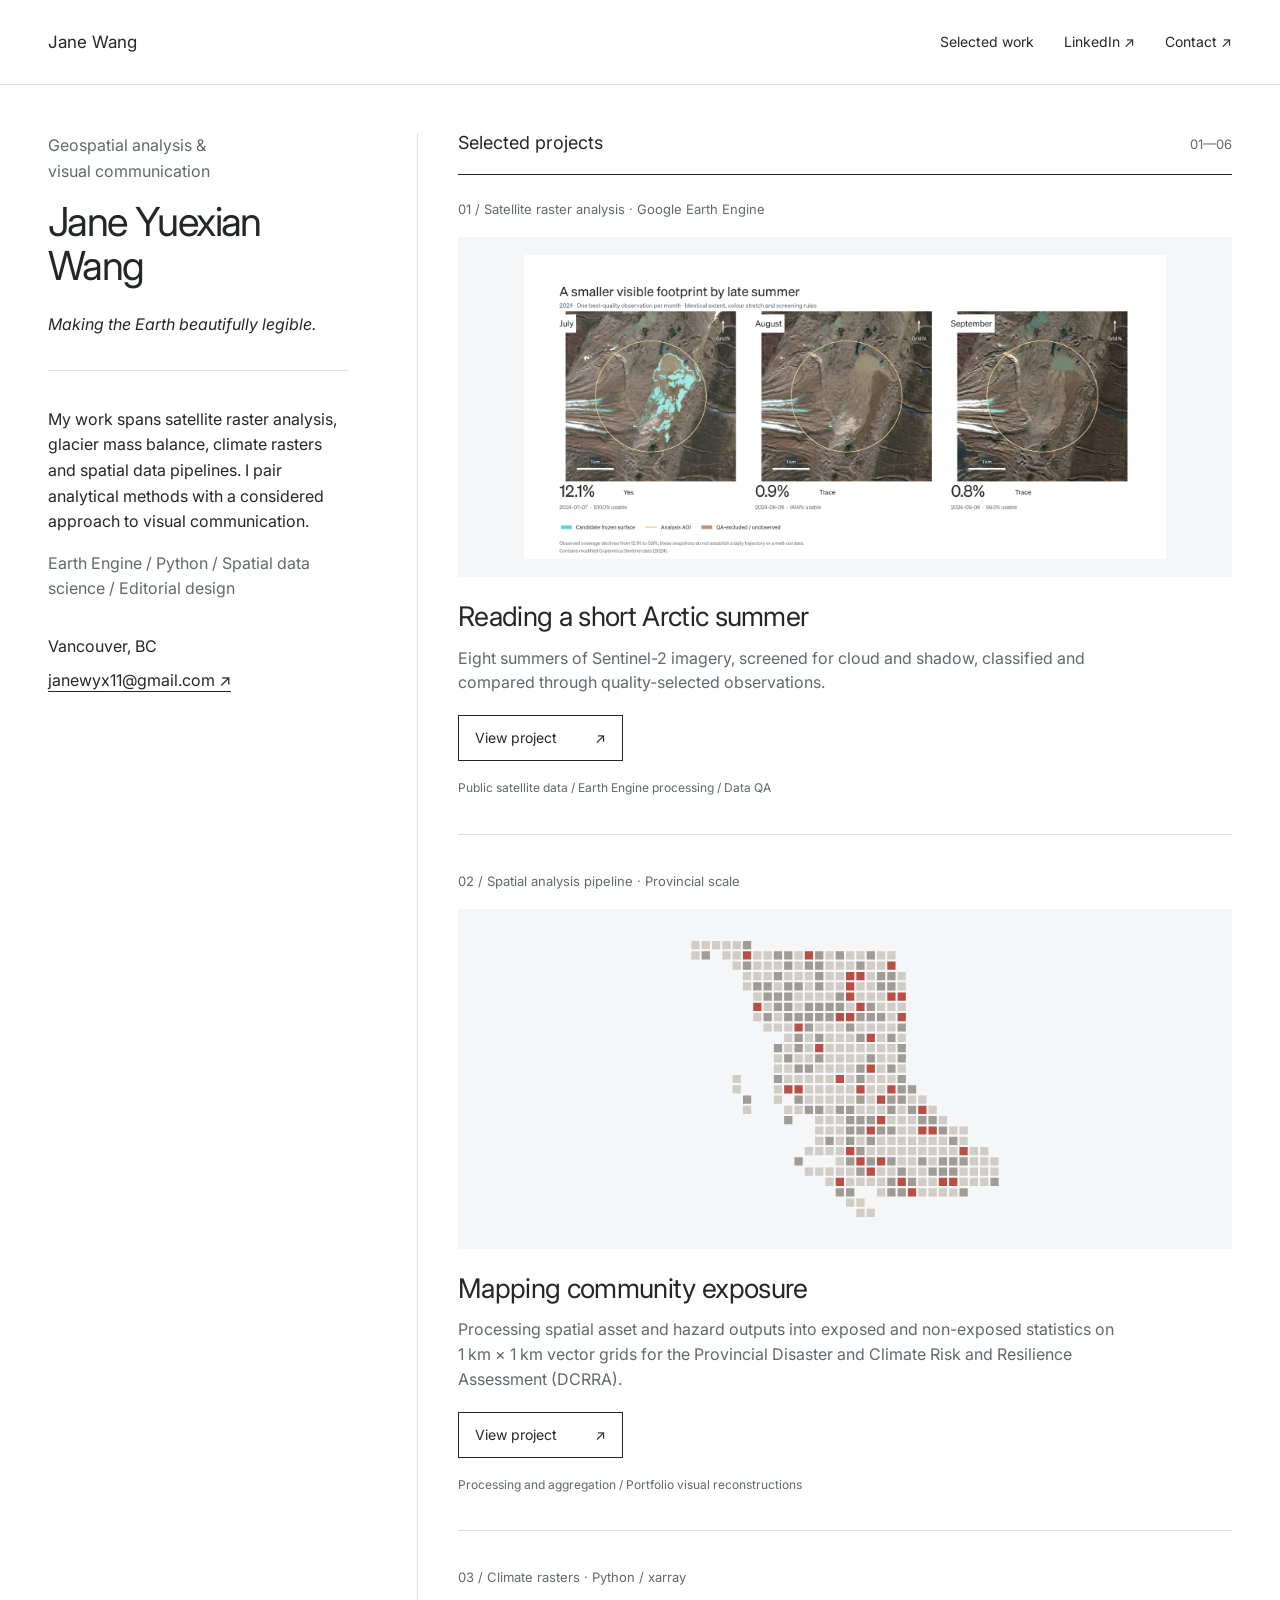
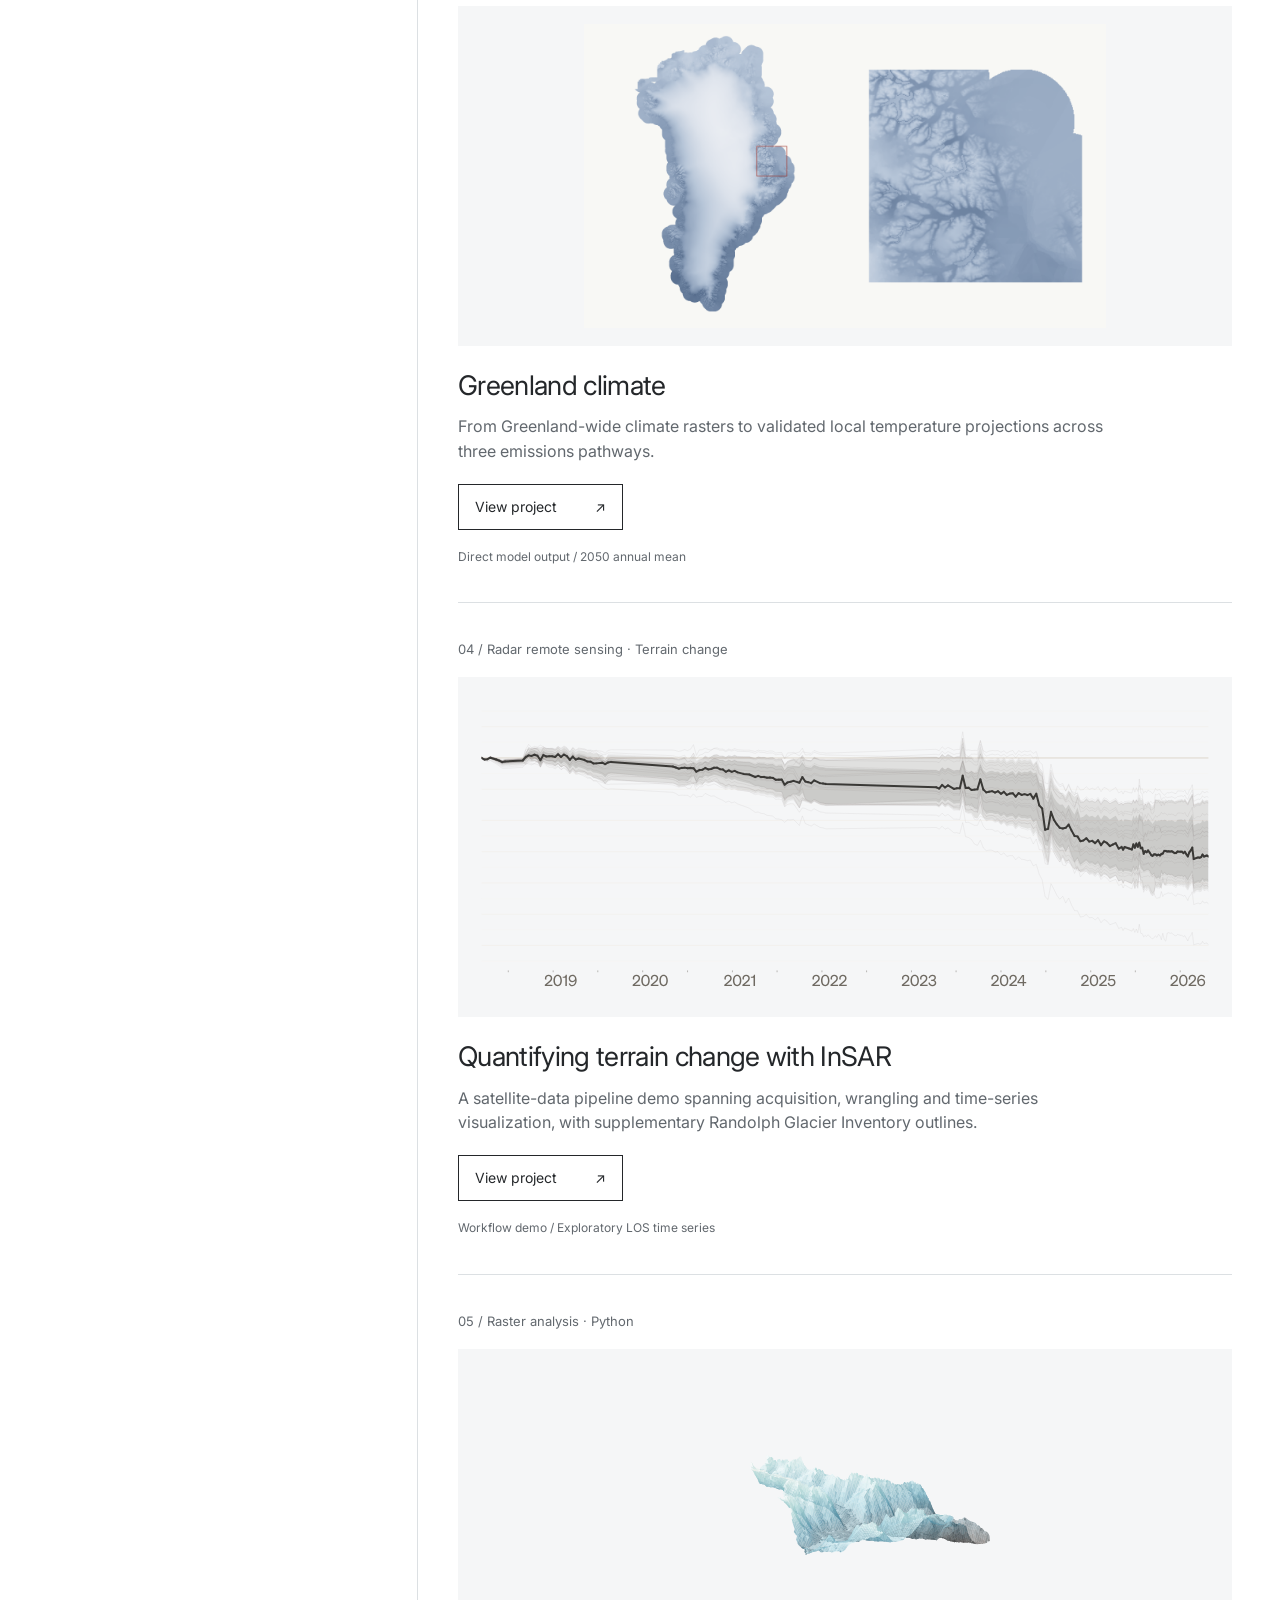
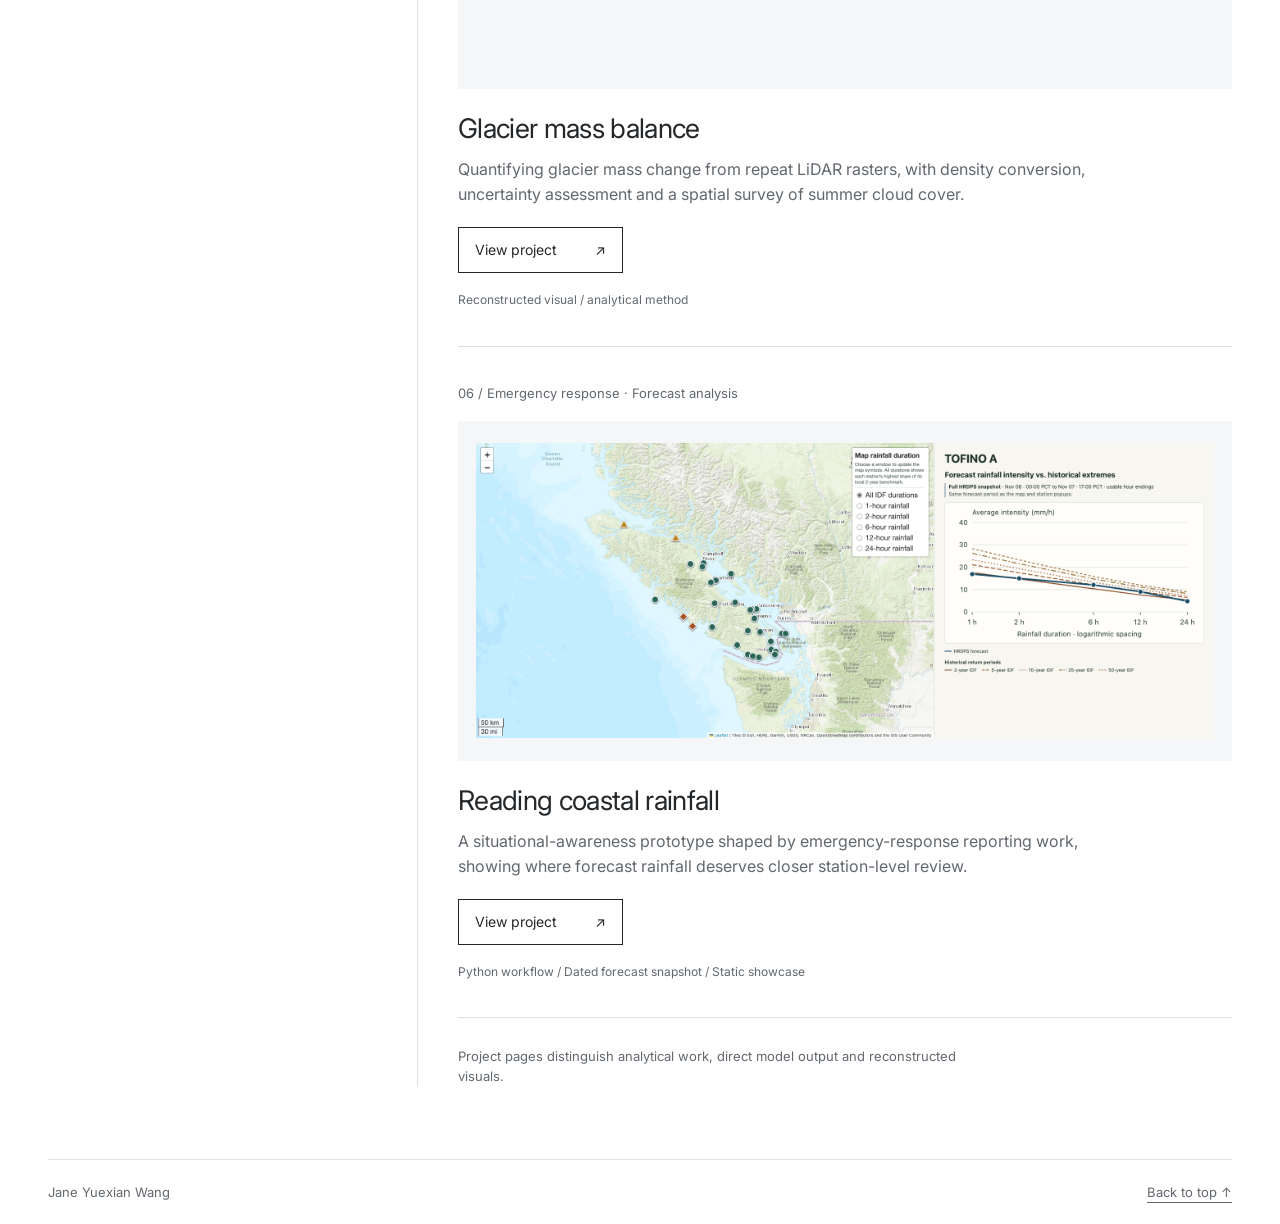
<file: index.html>
<!doctype html>
<html lang="en">

<head>
    <meta charset="utf-8">
    <meta name="viewport" content="width=device-width,initial-scale=1">
    <title>Jane Wang</title>
    <meta name="description"
        content="Glacier mass balance, Earth observation visual studies, and hazard data pipelines by Jane Yuexian Wang.">
<link rel="stylesheet" href="style.css">
    <script src="site.js" defer></script>
</head>

<body class="portfolio"><a class="skip" href="#work">Skip to selected work</a>
    <header class="site-header">
        <div class="wrap nav"><a class="brand" href="index.html">Jane Wang</a>
            <nav aria-label="Main navigation"><a href="#work">Selected work</a><a href="https://www.linkedin.com/in/jane-yuexian-wang-b06ab8143/" target="_blank" rel="noopener">LinkedIn ↗</a><a
                    href="mailto:janewyx11@gmail.com">Contact ↗</a></nav>
        </div>
    </header>
    <main id="main" class="wrap portfolio-grid">
        <aside class="profile" aria-label="Background">
            <div>
                <p class="label">Geospatial analysis &amp;<br>visual communication</p>
                <h1>Jane Yuexian<br>Wang</h1>
                <p class="profile-intro"><i>Making the Earth beautifully legible.</i></p>
            </div>
            <div id="approach" class="profile-background">
                <hr class="profile-divider">
                <p>My work spans satellite raster analysis, glacier mass balance, climate rasters and spatial data
                    pipelines. I pair analytical methods with a considered approach to visual communication.</p>
                <p class="profile-tools">Earth Engine / Python / Spatial data science / Editorial design</p>
            </div>
            <div id="contact" class="profile-contact">
                <p>Vancouver, BC</p><a href="mailto:janewyx11@gmail.com">janewyx11@gmail.com ↗</a>
            </div>
        </aside>
        <section id="work" class="project-list" aria-labelledby="work-title">
            <div class="project-list-head">
                <h2 id="work-title">Selected projects</h2><span>01—06</span>
            </div>
            <article class="project">
                <div class="project-meta"><span>01 / Satellite raster analysis · Google Earth Engine</span></div><a
                    class="project-image" href="east-greenland/index.html" tabindex="-1" aria-hidden="true"><img
                        src="assets/east-greenland/02_seasonal_2024.png" alt=""></a>
                <div class="project-copy">
                    <h3>Reading a short Arctic summer</h3>
                    <p>Eight summers of Sentinel-2 imagery, screened for cloud and shadow, classified and compared
                        through quality-selected observations.</p><a class="project-button"
                        href="east-greenland/index.html" aria-label="View project: Reading a short Arctic summer">View
                        project <span aria-hidden="true">↗</span></a>
                </div>
                <p class="project-note">Public satellite data / Earth Engine processing / Data QA</p>
            </article>
            <article class="project">
                <div class="project-meta"><span>02 / Spatial analysis pipeline · Provincial scale</span></div><a
                    class="project-image" href="hazards/index.html" tabindex="-1" aria-hidden="true"><img
                        src="assets/bc_grid_swiss_minimal.svg" alt="" loading="lazy"></a>
                <div class="project-copy">
                    <h3>Mapping community exposure</h3>
                    <p>Processing spatial asset and hazard outputs into exposed and non-exposed statistics on 1 km × 1 km vector grids for the Provincial Disaster and Climate Risk and Resilience Assessment (DCRRA).</p><a
                        class="project-button" href="hazards/index.html"
                        aria-label="View project: Mapping community exposure">View project <span
                            aria-hidden="true">↗</span></a>
                </div>
                <p class="project-note">Processing and aggregation / Portfolio visual reconstructions</p>
            </article>
            <article class="project">
                <div class="project-meta"><span>03 / Climate rasters · Python / xarray</span></div><a
                    class="project-image" href="greenland-climate/index.html" tabindex="-1" aria-hidden="true"><img
                        src="assets/greenland_preview.png" alt="" loading="lazy"></a>
                <div class="project-copy">
                    <h3>Greenland climate</h3>
                    <p>From Greenland-wide climate rasters to validated local temperature projections across three
                        emissions pathways.</p><a class="project-button" href="greenland-climate/index.html"
                        aria-label="View project: Greenland climate">View project <span aria-hidden="true">↗</span></a>
                </div>
                <p class="project-note">Direct model output / 2050 annual mean</p>
            </article>
            <article class="project">
                <div class="project-meta"><span>04 / Radar remote sensing · Terrain change</span></div><a
                    class="project-image" href="glacier/index.html" tabindex="-1" aria-hidden="true"><img
                        src="assets/glacier-insar-preview.svg" alt="" loading="lazy"></a>
                <div class="project-copy">
                    <h3>Quantifying terrain change with InSAR</h3>
                    <p>A satellite-data pipeline demo spanning acquisition, wrangling and time-series visualization, with supplementary Randolph Glacier Inventory outlines.</p><a class="project-button" href="glacier/index.html"
                        aria-label="View project: Quantifying terrain change with InSAR">View project <span
                            aria-hidden="true">↗</span></a>
                </div>
                <p class="project-note">Workflow demo / Exploratory LOS time series</p>
            </article>
            <article class="project">
                <div class="project-meta"><span>05 / Raster analysis · Python</span></div><a class="project-image"
                    href="mass-balance/index.html" tabindex="-1" aria-hidden="true"><img
                        src="assets/glacier_surface_layer.svg" alt=""></a>
                <div class="project-copy">
                    <h3>Glacier mass balance</h3>
                    <p>Quantifying glacier mass change from repeat LiDAR rasters, with density conversion, uncertainty
                        assessment and a spatial survey of summer cloud cover.</p><a class="project-button"
                        href="mass-balance/index.html" aria-label="View project: Glacier mass balance">View project
                        <span aria-hidden="true">↗</span></a>
                </div>
                <p class="project-note">Reconstructed visual / analytical method</p>
            </article>
            <article class="project">
                <div class="project-meta"><span>06 / Emergency response · Forecast analysis</span></div><a
                    class="project-image" href="rainfall/index.html" tabindex="-1" aria-hidden="true"><img
                        src="assets/rainfall/rainfall-map-idf-preview.png" alt="" loading="lazy" width="1800" height="720"></a>
                <div class="project-copy">
                    <h3>Reading coastal rainfall</h3>
                    <p>A situational-awareness prototype shaped by emergency-response reporting work, showing where forecast rainfall deserves closer station-level review.</p><a class="project-button"
                        href="rainfall/index.html" aria-label="View project: Reading coastal rainfall">View project <span aria-hidden="true">↗</span></a>
                </div>
                <p class="project-note">Python workflow / Dated forecast snapshot / Static showcase</p>
            </article>
            <p class="portfolio-disclosure">Project pages distinguish analytical work, direct model output and
                reconstructed visuals.</p>
        </section>
    </main>
    <footer class="wrap copyright"><span>Jane Yuexian Wang</span><a href="#main">Back to top ↑</a></footer>
</body>

</html>
</file>
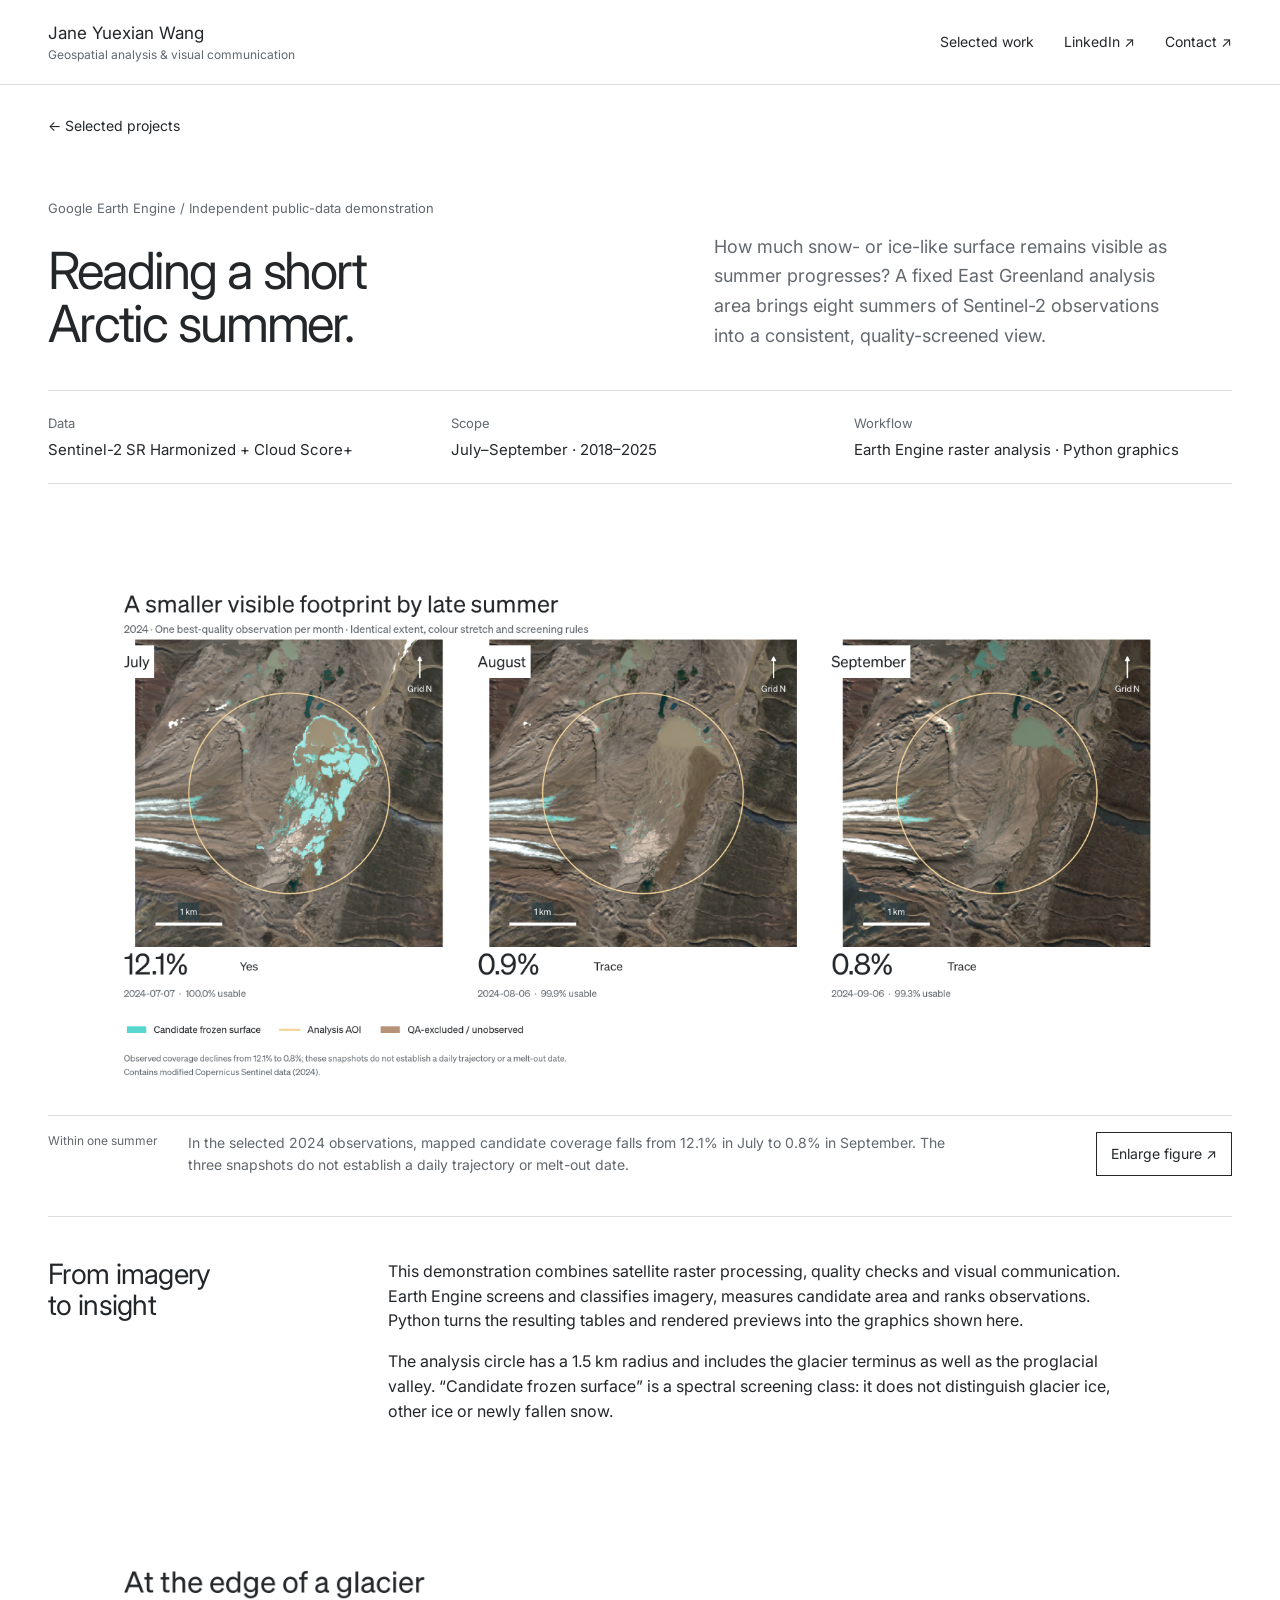
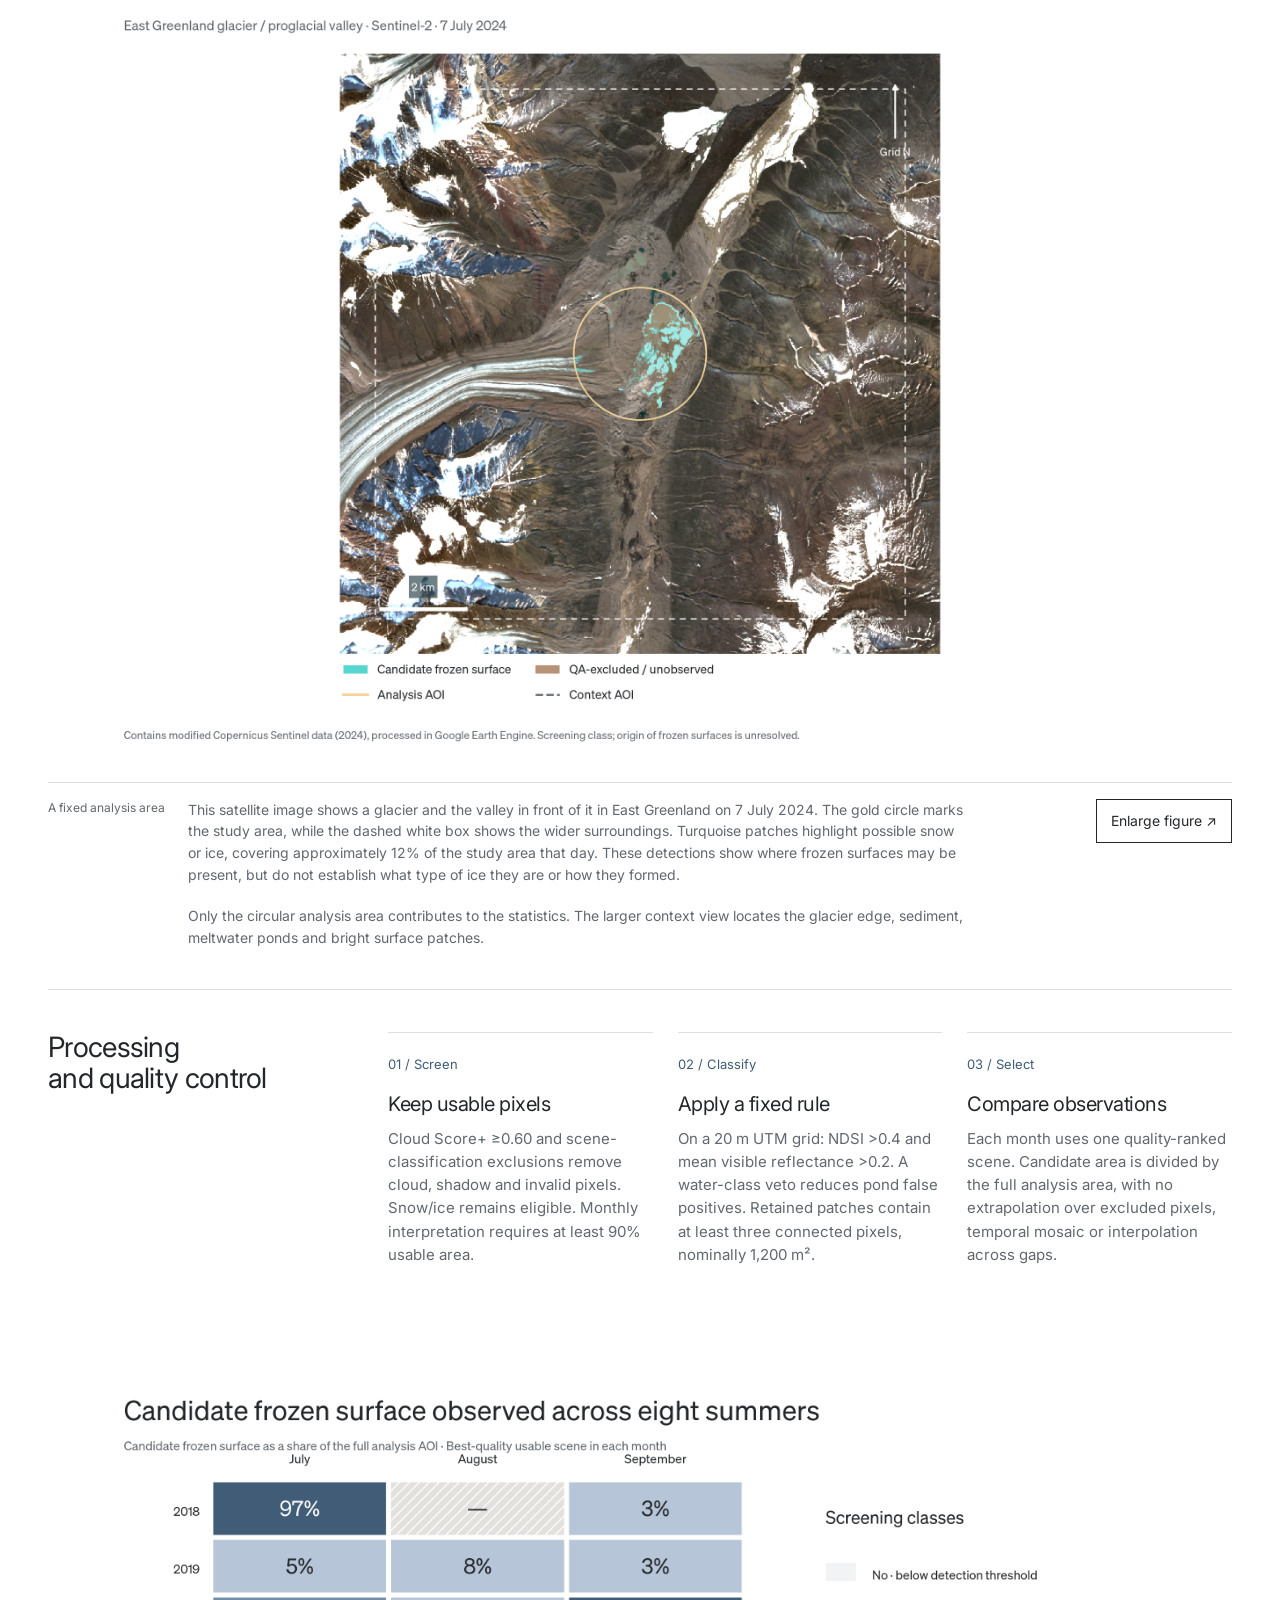
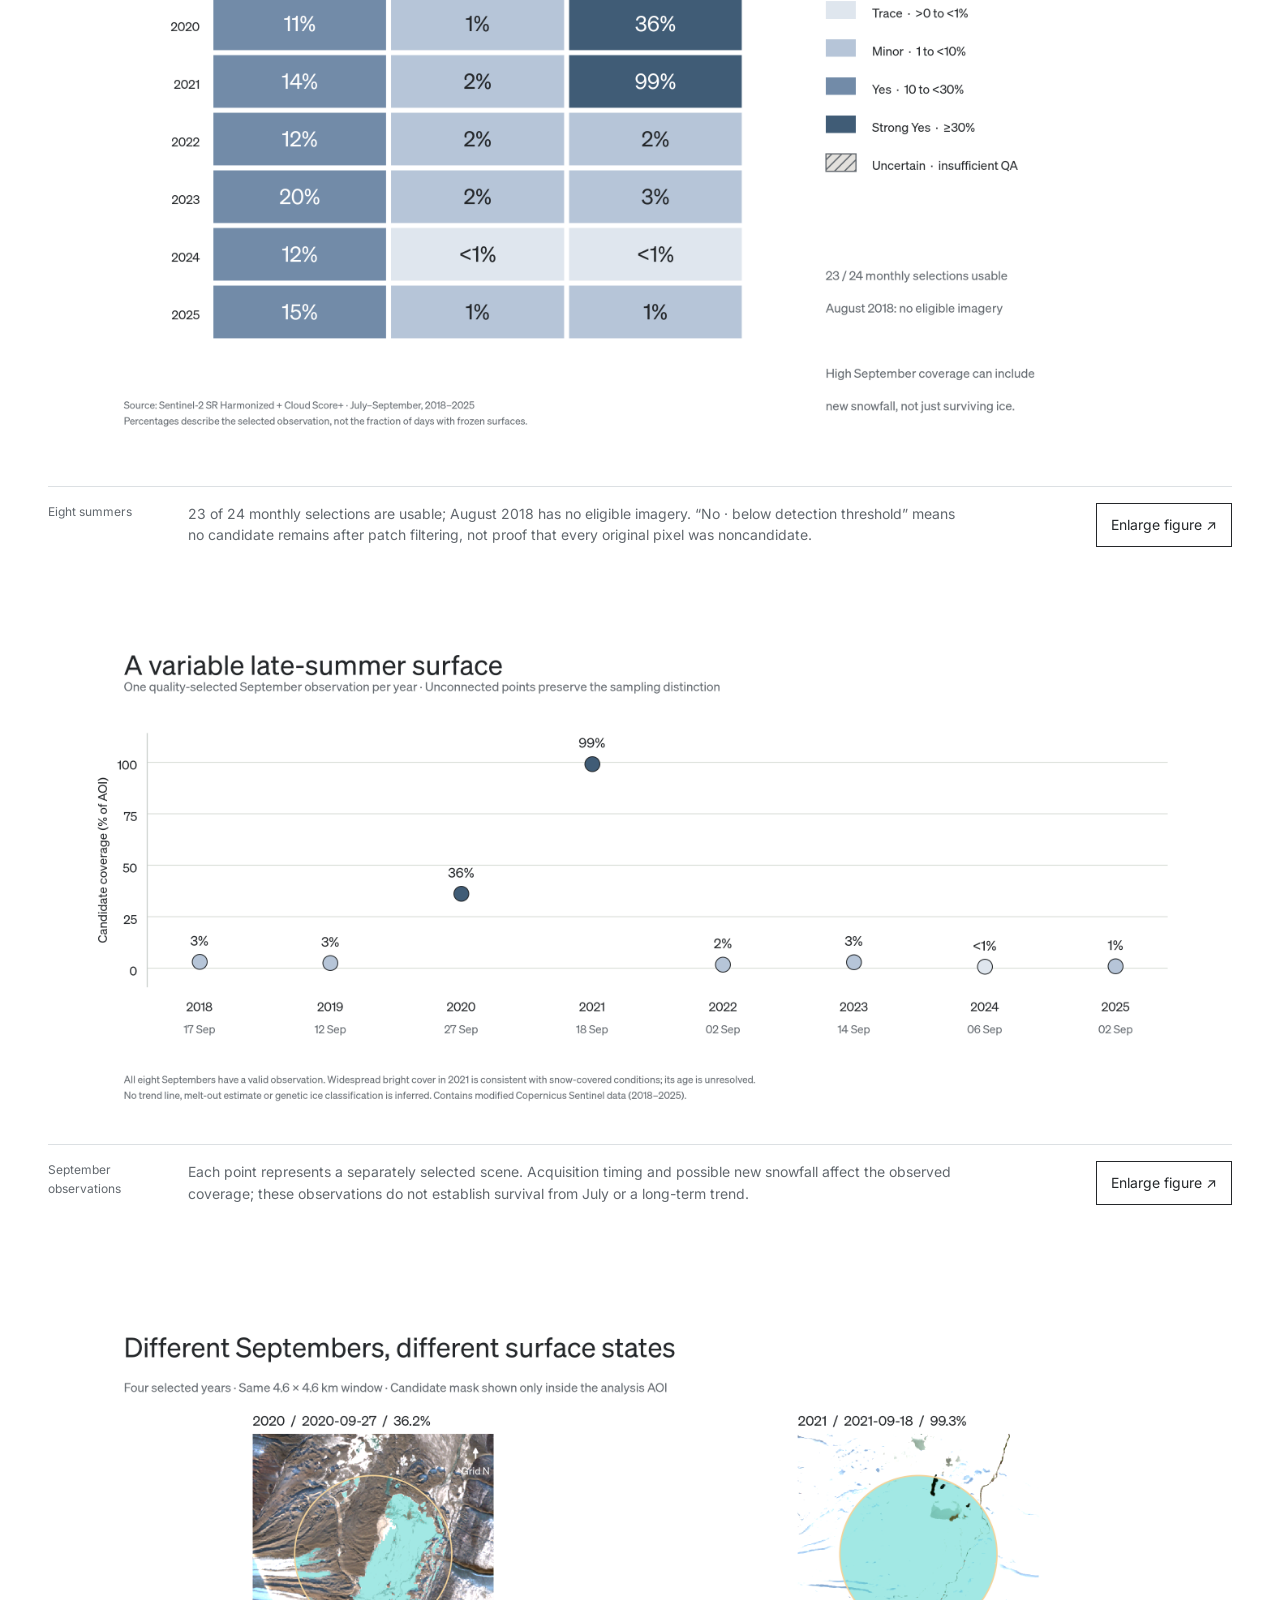
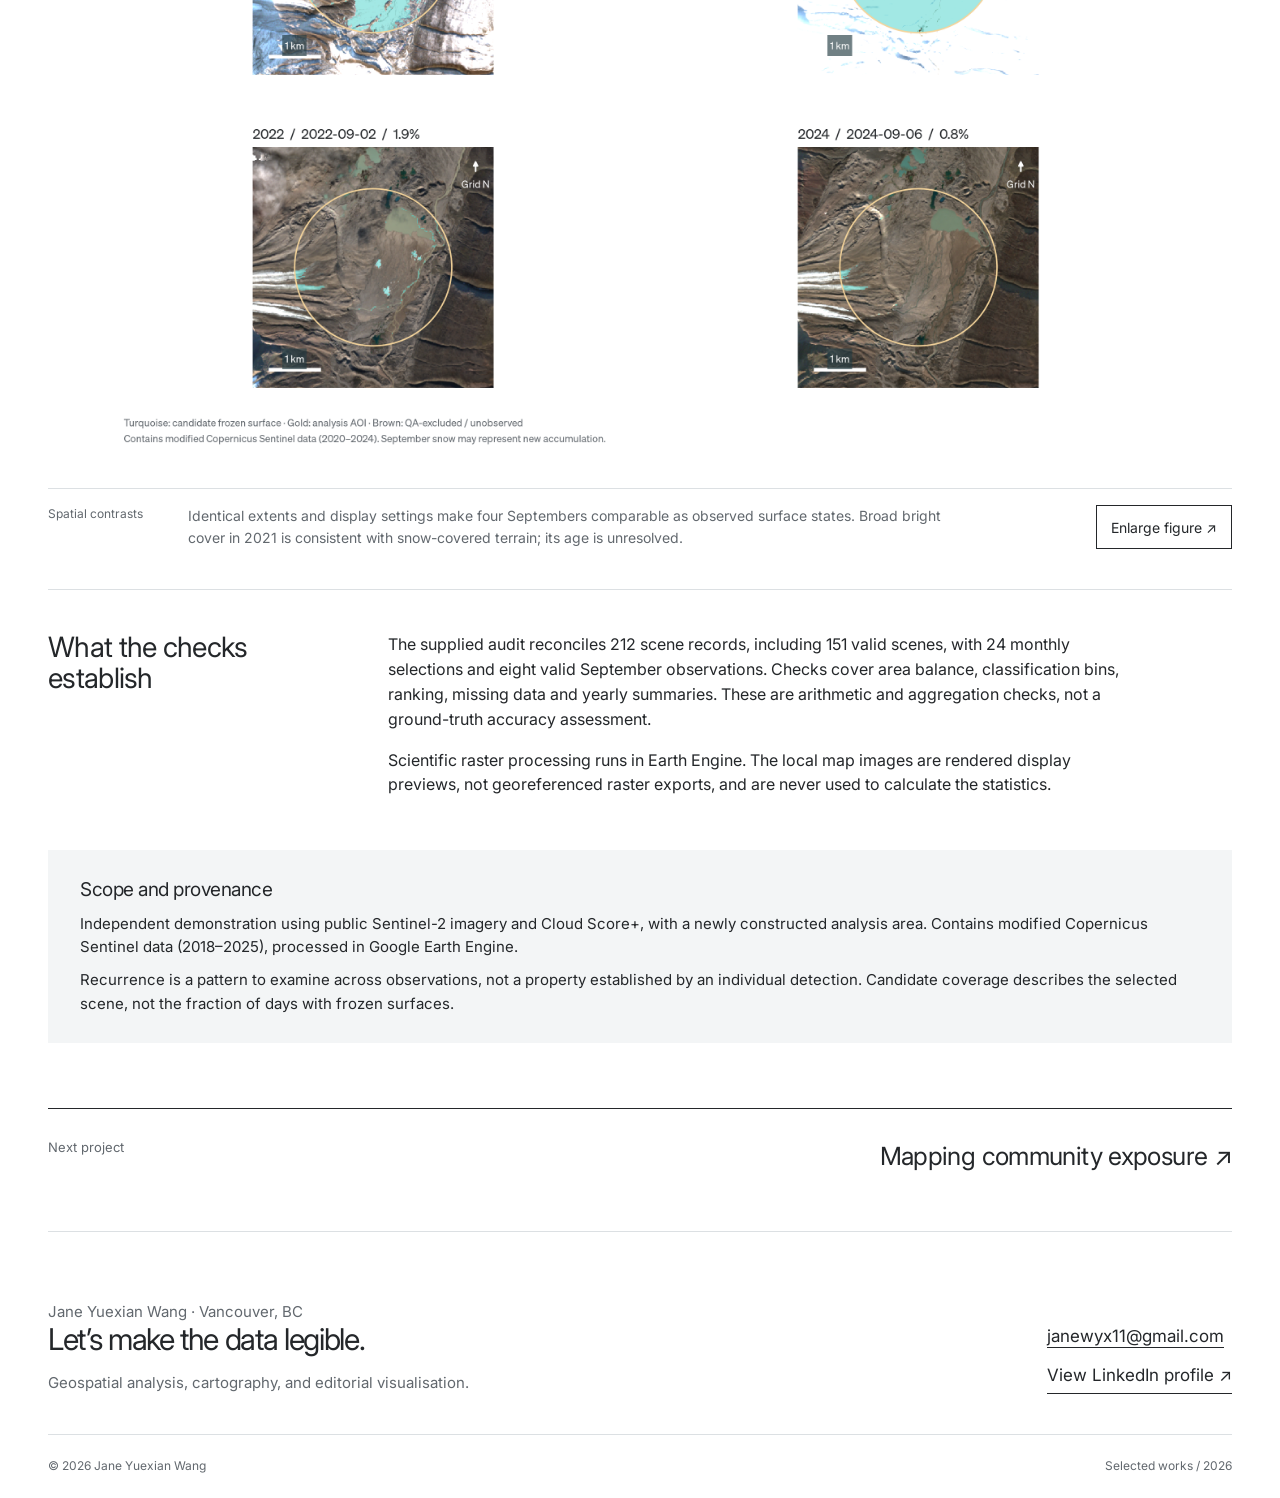
<file: east-greenland/index.html>
<!doctype html>
<html lang="en">

<head>
  <meta charset="utf-8">
  <meta name="viewport" content="width=device-width,initial-scale=1">
  <title>Reading a short Arctic summer · Jane Wang</title>
  <meta name="description"
    content="Sentinel-2 raster screening and quality-selected summer observations in Google Earth Engine.">
<link rel="stylesheet" href="../style.css">
  <script src="../site.js" defer></script>
</head>

<body>
  <a class="skip" href="#main">Skip to content</a>
  <header class="site-header">
    <div class="wrap nav"><a class="brand" href="../index.html">Jane Yuexian Wang<small>Geospatial analysis &amp; visual
          communication</small></a>
      <nav aria-label="Main navigation"><a href="../index.html#work">Selected work</a><a href="https://www.linkedin.com/in/jane-yuexian-wang-b06ab8143/" target="_blank" rel="noopener">LinkedIn ↗</a><a href="mailto:janewyx11@gmail.com">Contact ↗</a></nav>
    </div>
  </header>
  <main class="wrap" id="main"><a class="breadcrumb" href="../index.html#work">← Selected projects</a>
    <section class="case-head">
      <div>
        <p class="eyebrow">Google Earth Engine / Independent public-data demonstration</p>
        <h1>Reading a short<br>Arctic summer.</h1>
      </div>
      <p class="intro">How much snow- or ice-like surface remains visible as summer progresses? A fixed East Greenland
        analysis area brings eight summers of Sentinel-2 observations into a consistent, quality-screened view.</p>
    </section>
    <dl class="facts">
      <div>
        <dt>Data</dt>
        <dd>Sentinel-2 SR Harmonized + Cloud Score+</dd>
      </div>
      <div>
        <dt>Scope</dt>
        <dd>July–September · 2018–2025</dd>
      </div>
      <div>
        <dt>Workflow</dt>
        <dd>Earth Engine raster analysis · Python graphics</dd>
      </div>
    </dl>
    <figure class="plate climate-figure">
      <div class="plate-art"><img src="../assets/east-greenland/02_seasonal_2024.png" alt="Within one summer"
          loading="lazy"></div>
      <figcaption><span class="label">Within one summer</span>
        <p>In the selected 2024 observations, mapped candidate coverage falls from 12.1% in July to 0.8% in September.
          The three snapshots do not establish a daily trajectory or melt-out date.</p><button class="figure-open"
          data-figure="../assets/east-greenland/02_seasonal_2024.svg" data-title="Within one summer">Enlarge figure
          ↗</button>
      </figcaption>
    </figure>
    <section class="story">
      <h2>From imagery<br>to insight</h2>
      <div>
        <p>This demonstration combines satellite raster processing, quality checks and visual communication.
          Earth Engine screens and classifies imagery, measures candidate area and ranks observations. Python turns the
          resulting tables and rendered previews into the graphics shown here.</p>
        <p>The analysis circle has a 1.5 km radius and includes the glacier terminus as well as the proglacial valley.
          “Candidate frozen surface” is a spectral screening class: it does not distinguish glacier ice, other ice or
          newly fallen snow.</p>
      </div>
    </section>
    <figure class="plate climate-figure">
      <div class="plate-art"><img src="../assets/east-greenland/01_context.png" alt="A fixed analysis area"
          loading="lazy"></div>
      <figcaption><span class="label">A fixed analysis area</span>
        <p>This satellite image shows a glacier and the valley in front of it in East Greenland on 7 July 2024. The gold circle marks the study area, while the dashed white box shows the wider surroundings. Turquoise patches highlight possible snow or ice, covering approximately 12% of the study area that day. These detections show where frozen surfaces may be present, but do not establish what type of ice they are or how they formed.</p>
        <p>Only the circular analysis area contributes to the statistics. The larger context view locates the glacier
          edge, sediment, meltwater ponds and bright surface patches.</p><button class="figure-open"
          data-figure="../assets/east-greenland/01_context.svg" data-title="A fixed analysis area">Enlarge figure
          ↗</button>
      </figcaption>
    </figure>
    <section class="story">
      <h2>Processing<br>and quality control</h2>
      <div>
        <div class="steps">
          <div class="step"><span class="index">01 / Screen</span>
            <h3>Keep usable pixels</h3>
            <p>Cloud Score+ ≥0.60 and scene-classification exclusions remove cloud, shadow and invalid pixels. Snow/ice
              remains eligible. Monthly interpretation requires at least 90% usable area.</p>
          </div>
          <div class="step"><span class="index">02 / Classify</span>
            <h3>Apply a fixed rule</h3>
            <p>On a 20 m UTM grid: NDSI &gt;0.4 and mean visible reflectance &gt;0.2. A water-class veto reduces pond
              false positives. Retained patches contain at least three connected pixels, nominally 1,200 m².</p>
          </div>
          <div class="step"><span class="index">03 / Select</span>
            <h3>Compare observations</h3>
            <p>Each month uses one quality-ranked scene. Candidate area is divided by the full analysis area, with no
              extrapolation over excluded pixels, temporal mosaic or interpolation across gaps.</p>
          </div>
        </div>
      </div>
    </section>
    <figure class="plate climate-figure">
      <div class="plate-art"><img src="../assets/east-greenland/03_year_month_heatmap.png" alt="Eight summers"
          loading="lazy"></div>
      <figcaption><span class="label">Eight summers</span>
        <p>23 of 24 monthly selections are usable; August 2018 has no eligible imagery. “No · below detection threshold”
          means no candidate remains after patch filtering, not proof that every original pixel was noncandidate.</p>
        <button class="figure-open" data-figure="../assets/east-greenland/03_year_month_heatmap.svg"
          data-title="Eight summers">Enlarge figure ↗</button>
      </figcaption>
    </figure>
    <figure class="plate climate-figure">
      <div class="plate-art"><img src="../assets/east-greenland/04_september_timeline.png" alt="September observations"
          loading="lazy"></div>
      <figcaption><span class="label">September observations</span>
        <p>Each point represents a separately selected scene. Acquisition timing and possible new snowfall affect the
          observed coverage; these observations do not establish survival from July or a long-term trend.</p><button
          class="figure-open" data-figure="../assets/east-greenland/04_september_timeline.svg"
          data-title="September observations">Enlarge figure ↗</button>
      </figcaption>
    </figure>
    <figure class="plate climate-figure">
      <div class="plate-art"><img src="../assets/east-greenland/05_september_comparison.png" alt="Spatial contrasts"
          loading="lazy"></div>
      <figcaption><span class="label">Spatial contrasts</span>
        <p>Identical extents and display settings make four Septembers comparable as observed surface states. Broad
          bright cover in 2021 is consistent with snow-covered terrain; its age is unresolved.</p><button
          class="figure-open" data-figure="../assets/east-greenland/05_september_comparison.svg"
          data-title="Spatial contrasts">Enlarge figure ↗</button>
      </figcaption>
    </figure>
    <section class="story">
      <h2>What the checks<br>establish</h2>
      <div>
        <p>The supplied audit reconciles 212 scene records, including 151 valid scenes, with 24 monthly selections and
          eight valid September observations. Checks cover area balance, classification bins, ranking, missing data and
          yearly summaries. These are arithmetic and aggregation checks, not a ground-truth accuracy assessment.</p>
        <p>Scientific raster processing runs in Earth Engine. The local map images are rendered display previews, not
          georeferenced raster exports, and are never used to calculate the statistics.</p>
      </div>
    </section>
    <aside class="source-note">
      <h3>Scope and provenance</h3>
      <p>Independent demonstration using public Sentinel-2 imagery and Cloud Score+, with a newly constructed analysis
        area. Contains modified Copernicus Sentinel data (2018–2025), processed in Google Earth Engine.</p>
      <p>Recurrence is a pattern to examine across observations, not a property established by an individual detection.
        Candidate coverage describes the selected scene, not the fraction of days with frozen surfaces.</p>
    </aside><a class="next-project" href="../hazards/index.html"><span class="label">Next project</span><span>Mapping community exposure ↗</span></a>
  </main>
  <footer class="wrap" id="contact">
    <div class="contact">
      <div>
        <p class="eyebrow">Jane Yuexian Wang · Vancouver, BC</p>
        <h2>Let’s make the data legible.</h2>
        <p>Geospatial analysis, cartography, and editorial visualisation.</p>
      </div>
      <div><a href="mailto:janewyx11@gmail.com">janewyx11@gmail.com</a><br><a class="text-link"
          href="https://www.linkedin.com/in/jane-yuexian-wang-b06ab8143/" target="_blank" rel="noopener">View LinkedIn
          profile ↗</a></div>
    </div>
    <div class="copyright"><span>© 2026 Jane Yuexian Wang</span><span>Selected works / 2026</span></div>
  </footer>
  <dialog id="figure-viewer" aria-labelledby="viewer-title">
    <div class="viewer-bar">
      <p id="viewer-title">Figure</p><button type="button" id="viewer-close">Close ×</button>
    </div>
    <div class="viewer-body"><img id="viewer-image" alt=""></div>
    <div class="viewer-links"><a id="viewer-original" target="_blank" rel="noopener">Open original SVG ↗</a></div>
  </dialog>
</body>

</html>
</file>
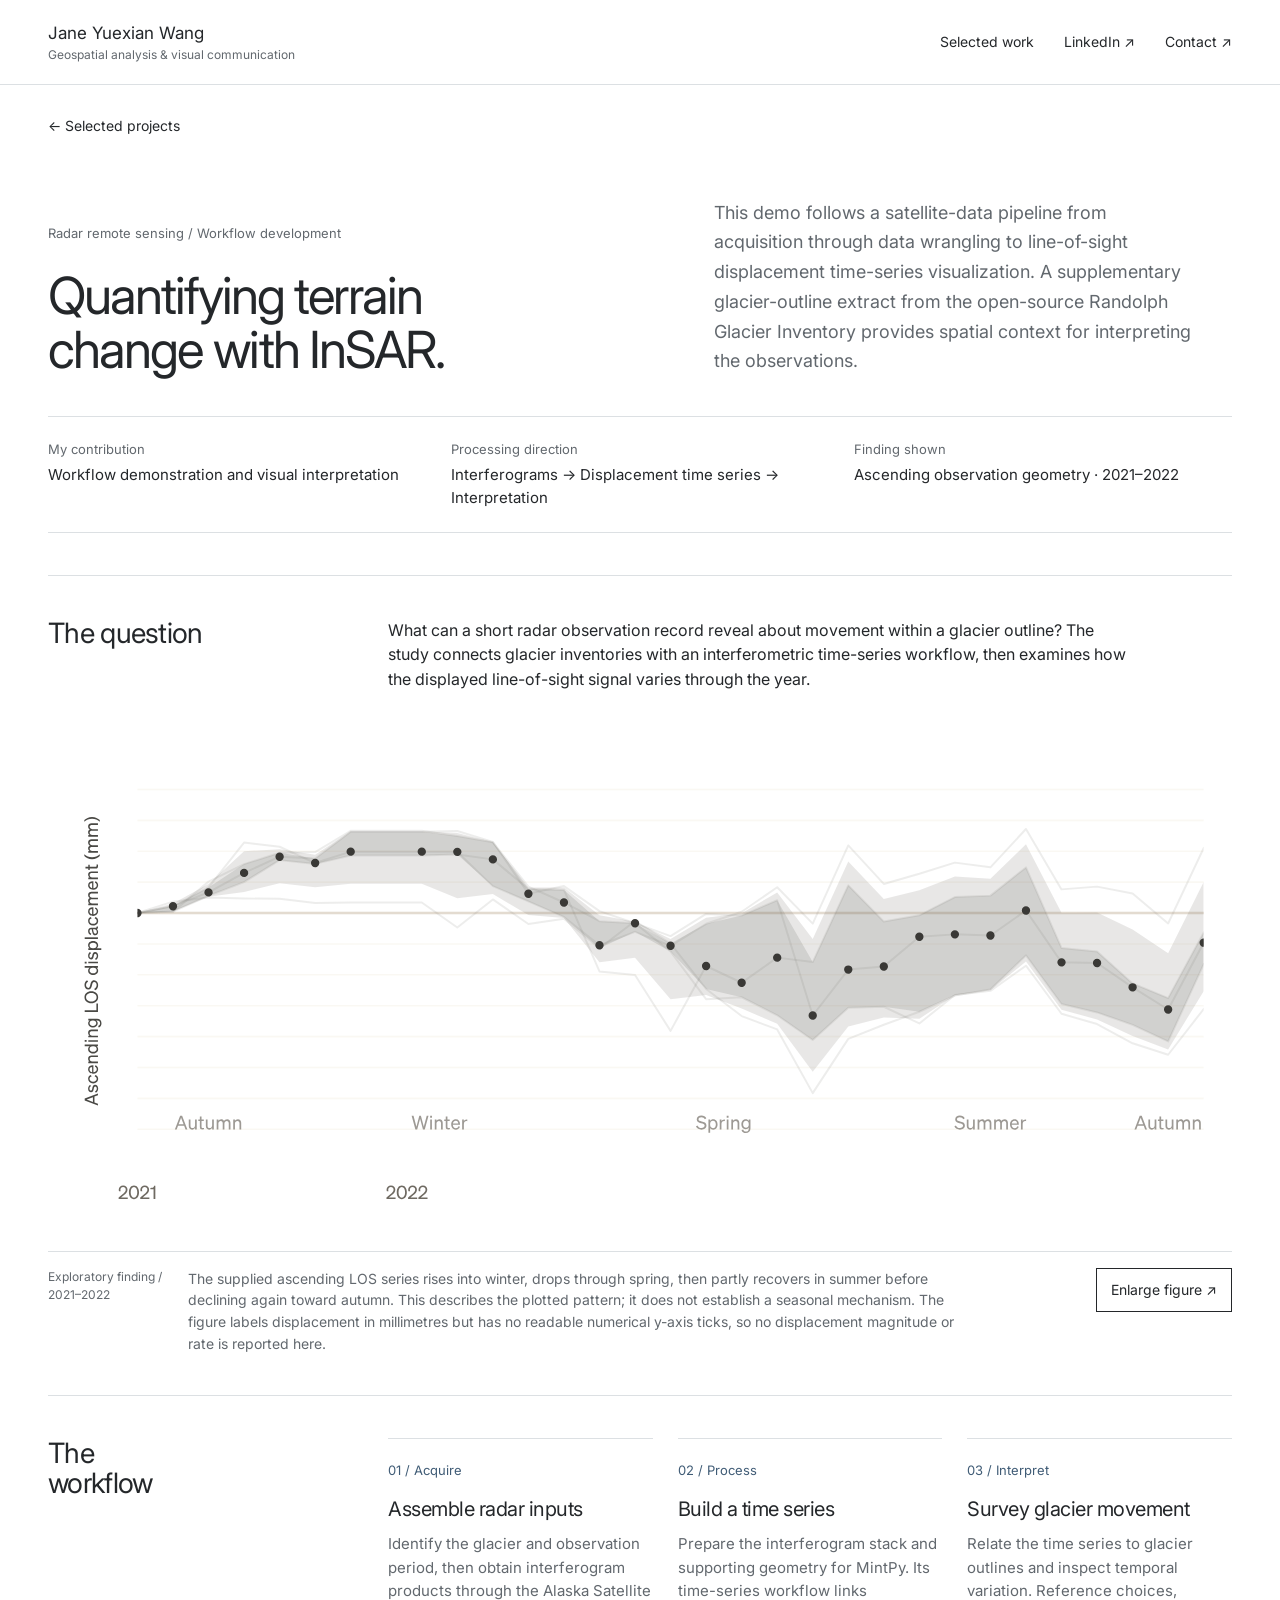
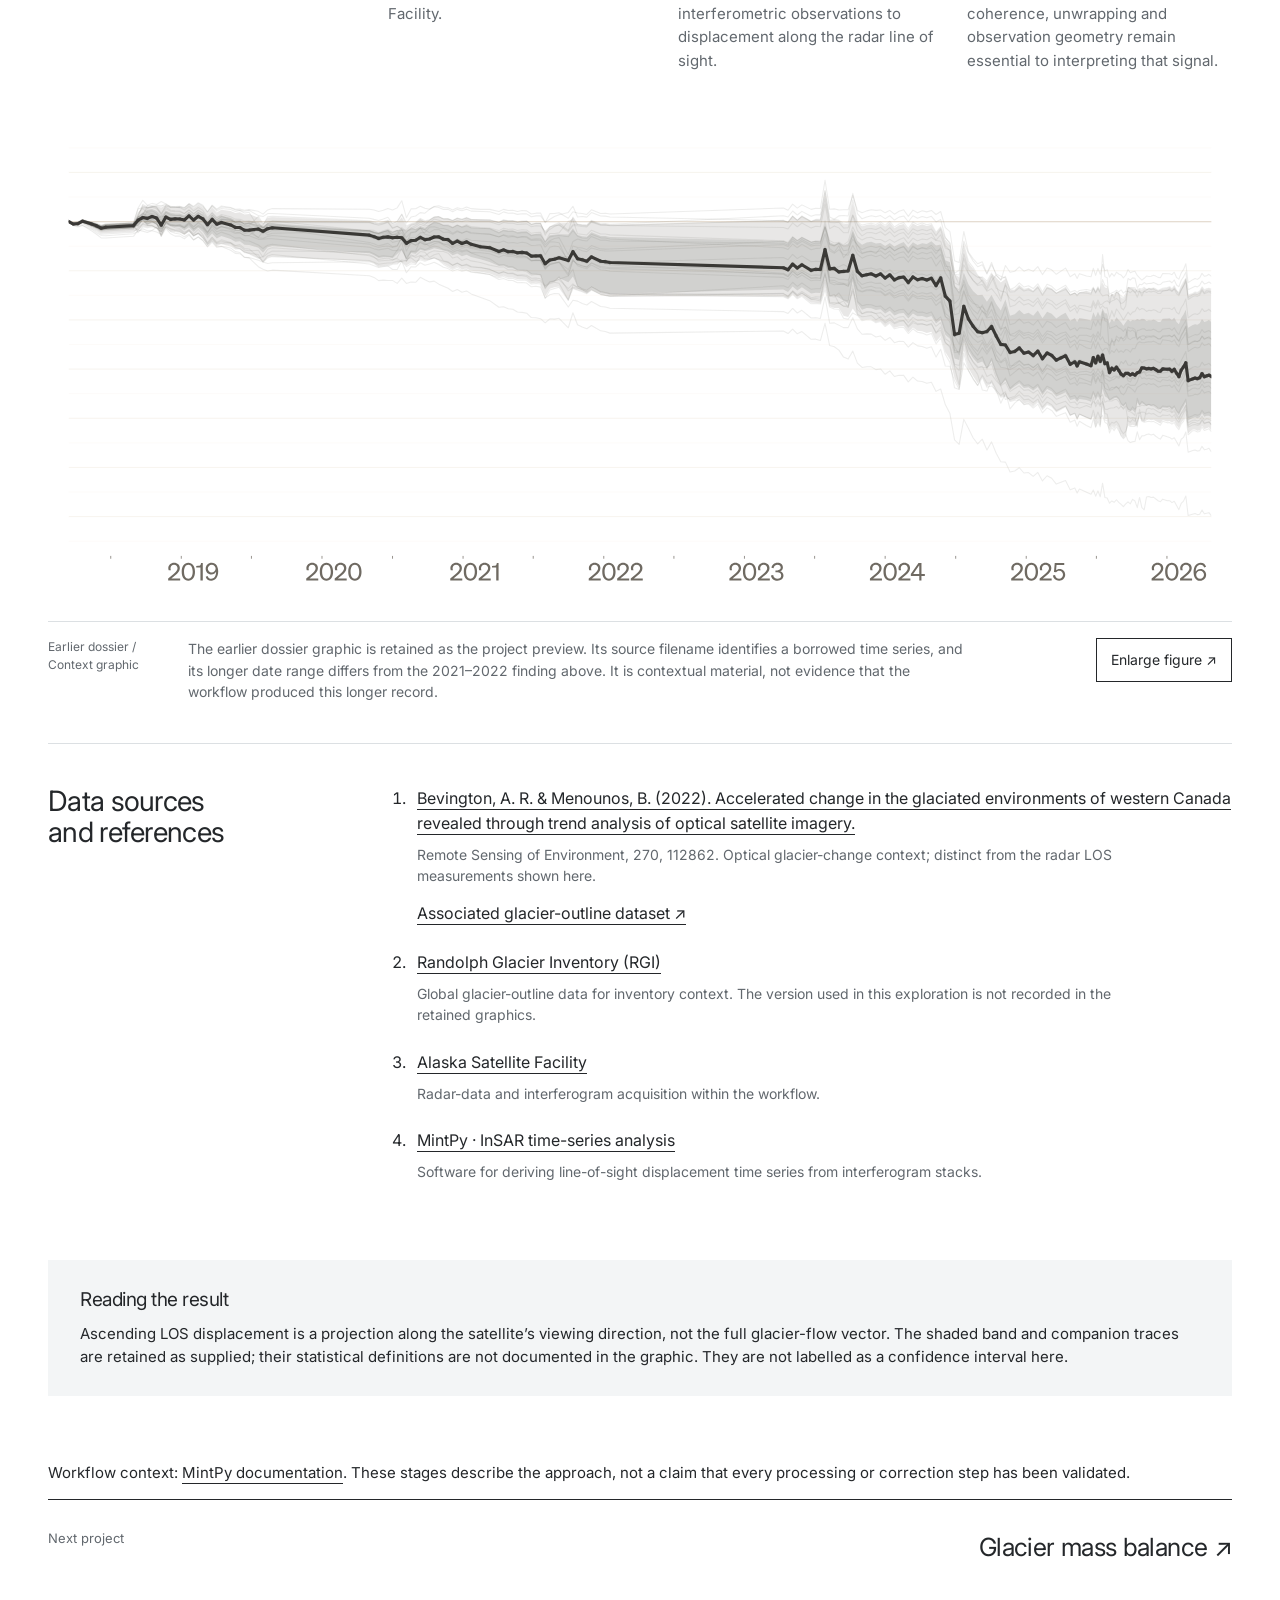
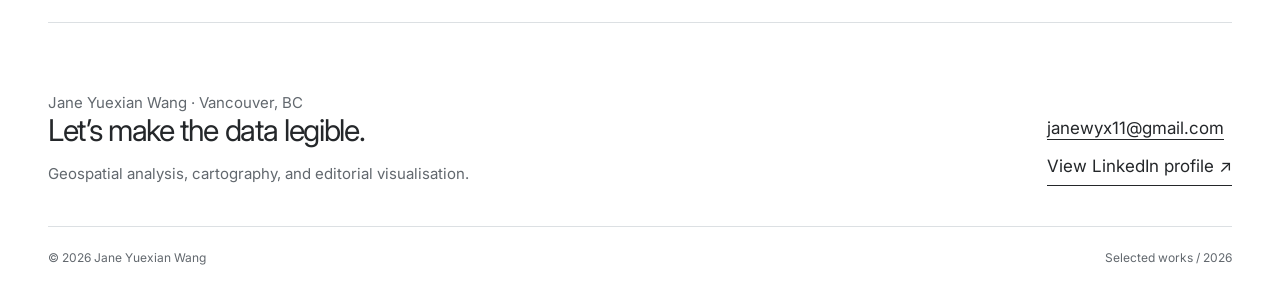
<file: glacier/index.html>
<!doctype html>
<html lang="en">

<head>
    <meta charset="utf-8">
    <meta name="viewport" content="width=device-width,initial-scale=1">
    <title>Quantifying terrain change with InSAR · Jane Wang</title>
    <meta name="description"
        content="A demonstration of satellite data acquisition, wrangling and glacier line-of-sight time-series visualization, with supplementary Randolph Glacier Inventory outlines.">
<link rel="stylesheet" href="../style.css">
    <script src="../site.js" defer></script>
</head>

<body><a class="skip" href="#main">Skip to content</a>
    <header class="site-header">
        <div class="wrap nav"><a class="brand" href="../index.html">Jane Yuexian Wang<small>Geospatial analysis &amp;
                    visual communication</small></a>
            <nav aria-label="Main navigation"><a href="../index.html#work">Selected work</a><a href="https://www.linkedin.com/in/jane-yuexian-wang-b06ab8143/" target="_blank" rel="noopener">LinkedIn ↗</a><a href="mailto:janewyx11@gmail.com">Contact ↗</a></nav>
        </div>
    </header>
    <main id="main" class="wrap"><a class="breadcrumb" href="../index.html#work">← Selected projects</a>
        <section class="case-head">
            <div>
                <p class="eyebrow">Radar remote sensing / Workflow development</p>
                <h1>Quantifying terrain<br>change with InSAR.</h1>
            </div>
            <p class="intro">This demo follows a satellite-data pipeline from acquisition through data wrangling to line-of-sight displacement time-series visualization. A supplementary glacier-outline extract from the open-source Randolph Glacier Inventory provides spatial context for interpreting the observations.</p>
        </section>
        <dl class="facts">
            <div>
                <dt>My contribution</dt>
                <dd>Workflow demonstration and visual interpretation</dd>
            </div>
            <div>
                <dt>Processing direction</dt>
                <dd>Interferograms → Displacement time series → Interpretation</dd>
            </div>
            <div>
                <dt>Finding shown</dt>
                <dd>Ascending observation geometry · 2021–2022</dd>
            </div>
        </dl>
        <section class="story">
            <h2>The question</h2>
            <div>
                <p>What can a short radar observation record reveal about movement within a glacier outline? The study
                    connects glacier inventories with an interferometric time-series workflow, then examines how the
                    displayed line-of-sight signal varies through the year.</p>
            </div>
        </section>
        <figure class="plate climate-figure">
            <div class="plate-art"><img src="../assets/glacier-los-timeseries.svg" alt="Exploratory finding / 2021–2022"
                    loading="lazy"></div>
            <figcaption><span class="label">Exploratory finding / 2021–2022</span>
                <p>The supplied ascending LOS series rises into winter, drops through spring, then partly recovers in
                    summer before declining again toward autumn. This describes the plotted pattern; it does not
                    establish a seasonal mechanism. The figure labels displacement in millimetres but has no readable
                    numerical y-axis ticks, so no displacement magnitude or rate is reported here.</p><button
                    class="figure-open" data-figure="../assets/glacier-los-timeseries.svg"
                    data-title="Exploratory finding / 2021–2022">Enlarge figure ↗</button>
            </figcaption>
        </figure>
        <section class="story">
            <h2>The<br>workflow</h2>
            <div>
                <div class="steps">
                    <div class="step"><span class="index">01 / Acquire</span>
                        <h3>Assemble radar inputs</h3>
                        <p>Identify the glacier and observation period, then obtain interferogram products through the
                            Alaska Satellite Facility.</p>
                    </div>
                    <div class="step"><span class="index">02 / Process</span>
                        <h3>Build a time series</h3>
                        <p>Prepare the interferogram stack and supporting geometry for MintPy. Its time-series workflow
                            links interferometric observations to displacement along the radar line of sight.</p>
                    </div>
                    <div class="step"><span class="index">03 / Interpret</span>
                        <h3>Survey glacier movement</h3>
                        <p>Relate the time series to glacier outlines and inspect temporal variation. Reference choices,
                            coherence, unwrapping and observation geometry remain essential to interpreting that signal.
                        </p>
                    </div>
                </div>
            </div>
        </section>
        <figure class="plate climate-figure">
            <div class="plate-art"><img src="../assets/glacier-insar-preview.svg"
                    alt="Earlier dossier / Context graphic" loading="lazy"></div>
            <figcaption><span class="label">Earlier dossier / Context graphic</span>
                <p>The earlier dossier graphic is retained as the project preview. Its source filename identifies a
                    borrowed time series, and its longer date range differs from the 2021–2022 finding above. It is
                    contextual material, not evidence that the workflow produced this longer record.</p><button
                    class="figure-open" data-figure="../assets/glacier-insar-preview.svg"
                    data-title="Earlier dossier / Context graphic">Enlarge figure ↗</button>
            </figcaption>
        </figure>
        <section class="story">
            <h2>Data sources<br>and references</h2>
            <div>
                <ol class="references">
                    <li><a href="https://doi.org/10.1016/j.rse.2021.112862" target="_blank" rel="noopener">Bevington, A.
                            R. &amp; Menounos, B. (2022). Accelerated change in the glaciated environments of western
                            Canada revealed through trend analysis of optical satellite imagery.</a>
                        <p>Remote Sensing of Environment, 270, 112862. Optical glacier-change context; distinct from the
                            radar LOS measurements shown here.</p><a href="https://zenodo.org/records/5900363"
                            target="_blank" rel="noopener">Associated glacier-outline dataset ↗</a>
                    </li>
                    <li><a href="https://www.glims.org/rgi_user_guide/welcome.html" target="_blank"
                            rel="noopener">Randolph Glacier Inventory (RGI)</a>
                        <p>Global glacier-outline data for inventory context. The version used in this exploration is
                            not recorded in the retained graphics.</p>
                    </li>
                    <li><a href="https://asf.alaska.edu/" target="_blank" rel="noopener">Alaska Satellite Facility</a>
                        <p>Radar-data and interferogram acquisition within the workflow.</p>
                    </li>
                    <li><a href="https://mintpy.readthedocs.io/en/latest/" target="_blank" rel="noopener">MintPy · InSAR
                            time-series analysis</a>
                        <p>Software for deriving line-of-sight displacement time series from interferogram stacks.</p>
                    </li>
                </ol>
            </div>
        </section>
        <aside class="source-note">
            <h3>Reading the result</h3>
            <p>Ascending LOS displacement is a projection along the satellite’s viewing direction, not the full
                glacier-flow vector. The shaded band and companion traces are retained as supplied; their statistical
                definitions are not documented in the graphic. They are not labelled as a confidence interval here.</p>
        </aside>
        <p class="reference-intro">Workflow context: <a href="https://mintpy.readthedocs.io/en/latest/" target="_blank" rel="noopener">MintPy documentation</a>. These stages describe the approach, not a claim that every processing or correction step has been validated.</p>
        <a class="next-project" href="../mass-balance/index.html"><span class="label">Next
                project</span><span>Glacier mass balance ↗</span></a>
    </main>
    <footer class="wrap" id="contact">
        <div class="contact">
            <div>
                <p class="eyebrow">Jane Yuexian Wang · Vancouver, BC</p>
                <h2>Let’s make the data legible.</h2>
                <p>Geospatial analysis, cartography, and editorial visualisation.</p>
            </div>
            <div><a href="mailto:janewyx11@gmail.com">janewyx11@gmail.com</a><br><a class="text-link"
                    href="https://www.linkedin.com/in/jane-yuexian-wang-b06ab8143/" target="_blank" rel="noopener">View
                    LinkedIn profile ↗</a></div>
        </div>
        <div class="copyright"><span>© 2026 Jane Yuexian Wang</span><span>Selected works / 2026</span></div>
    </footer>
    <dialog id="figure-viewer" aria-labelledby="viewer-title">
        <div class="viewer-bar">
            <p id="viewer-title">Figure</p><button type="button" id="viewer-close">Close ×</button>
        </div>
        <div class="viewer-body"><img id="viewer-image" alt=""></div>
        <div class="viewer-links"><a id="viewer-original" target="_blank" rel="noopener">Open original SVG ↗</a></div>
    </dialog>
</body>

</html>
</file>
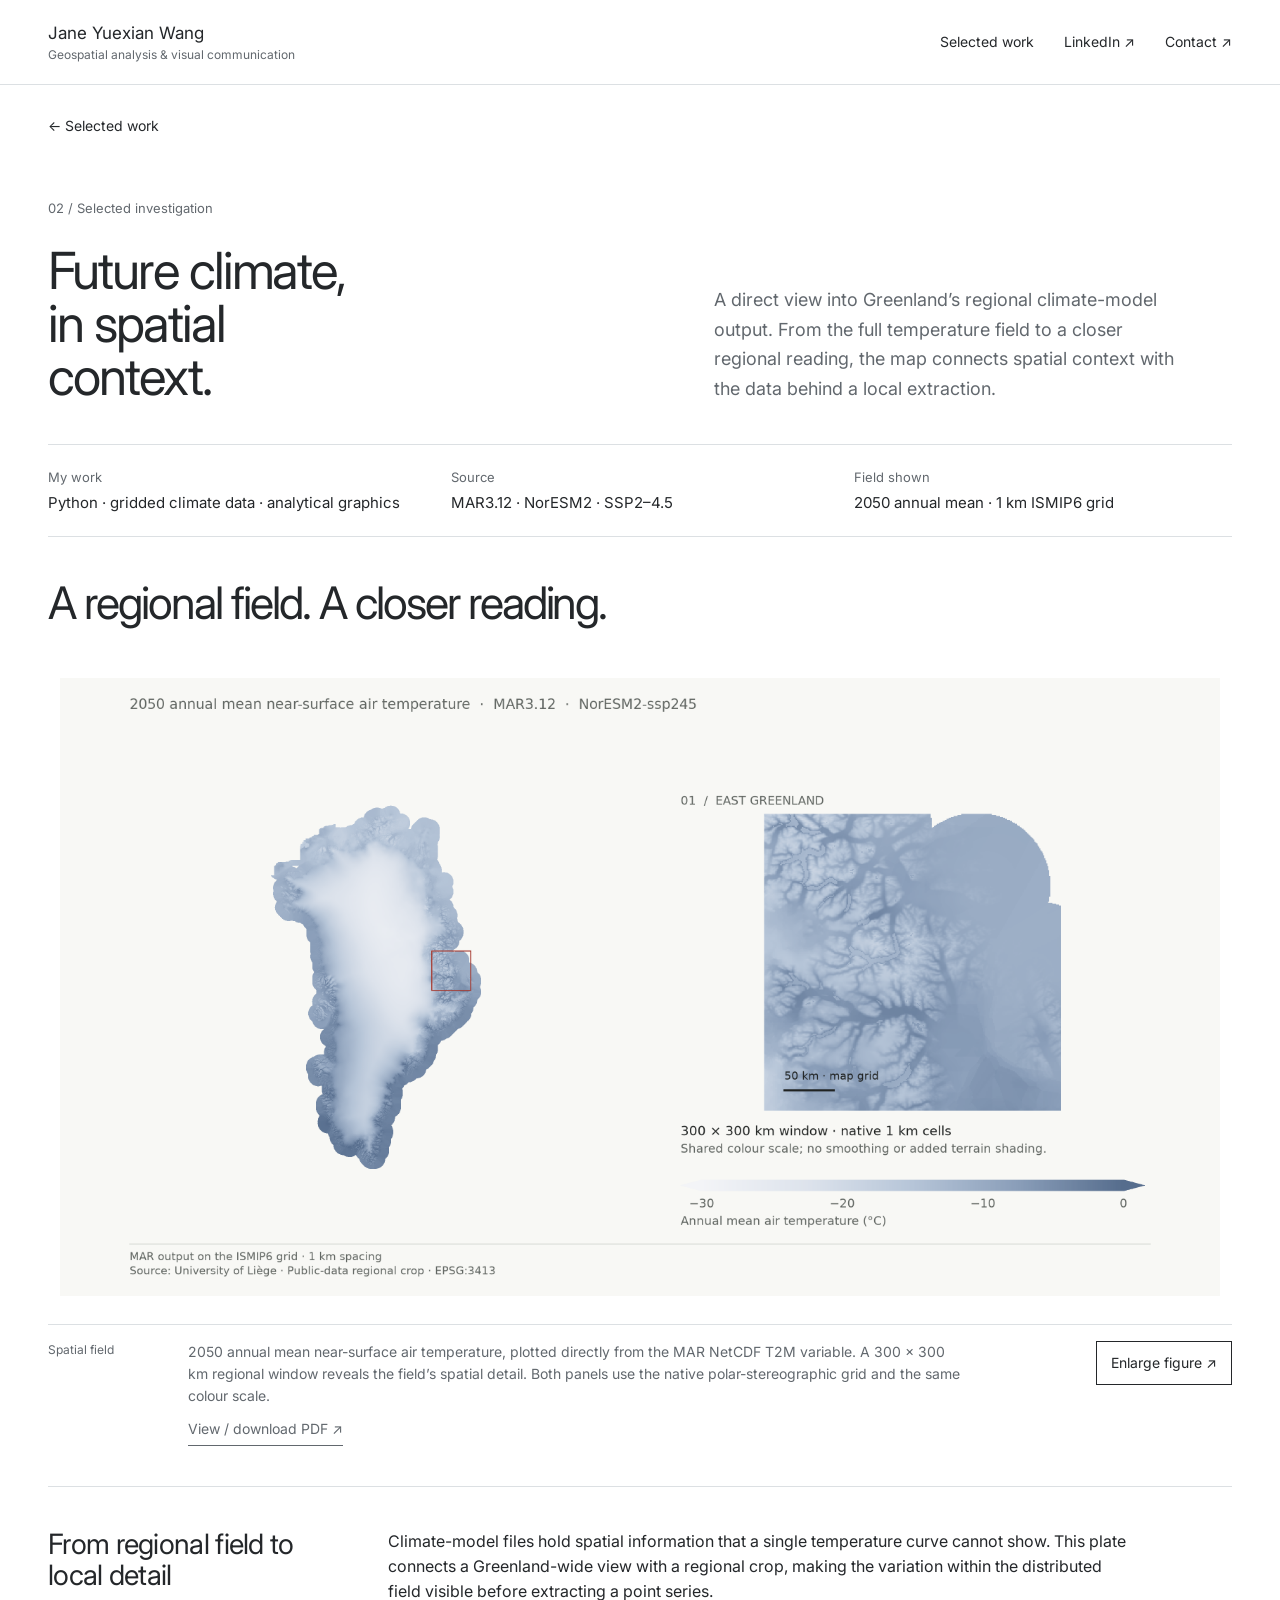
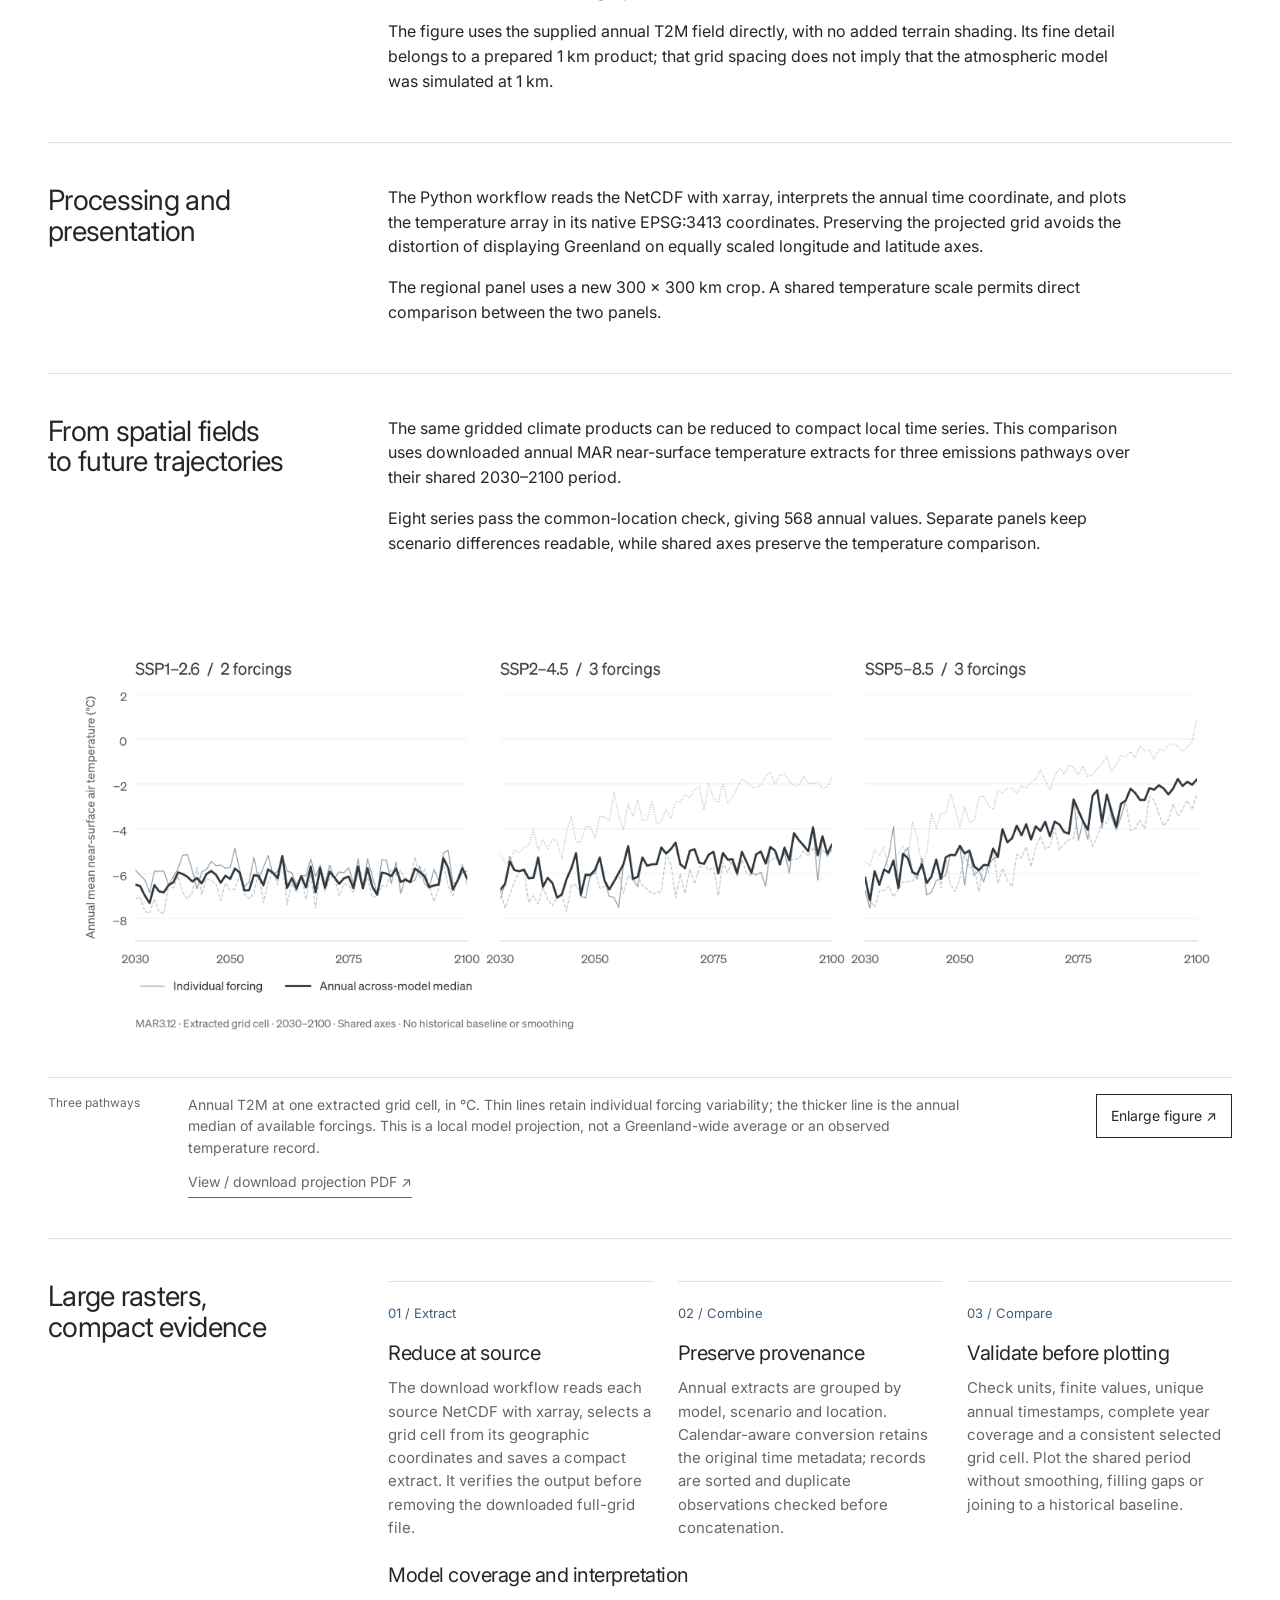
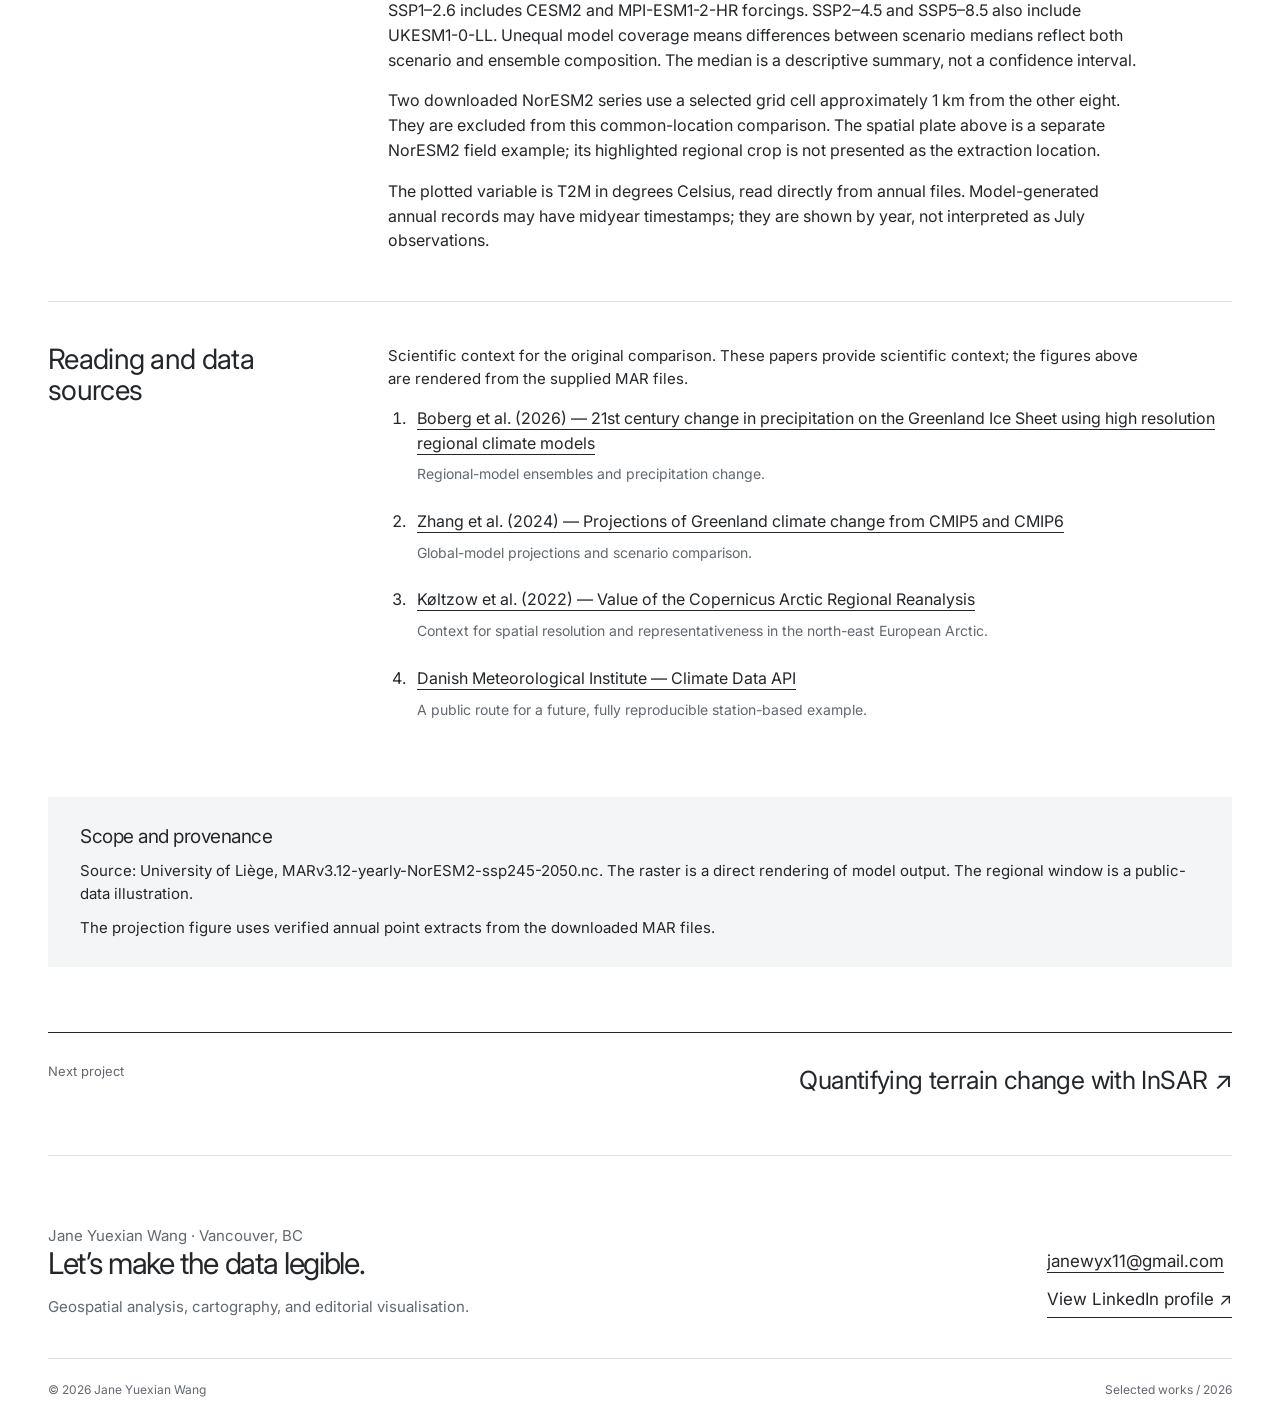
<file: greenland-climate/index.html>
<!doctype html>
<html lang="en">
<head>
  <meta charset="utf-8">
  <meta name="viewport" content="width=device-width,initial-scale=1">
  <title>Greenland climate projection · Jane Wang</title>
  <meta name="description" content="Greenland climate raster visualisation and validated MAR scenario time-series processing by Jane Wang.">
<link rel="stylesheet" href="../style.css">
  <script src="../site.js" defer></script>
</head>
<body>
<a class="skip" href="#main">Skip to content</a>
<header class="site-header"><div class="wrap nav"><a class="brand" href="../index.html">Jane Yuexian Wang<small>Geospatial analysis &amp; visual communication</small></a><nav aria-label="Main navigation"><a href="../index.html#work">Selected work</a><a href="https://www.linkedin.com/in/jane-yuexian-wang-b06ab8143/" target="_blank" rel="noopener">LinkedIn ↗</a><a href="mailto:janewyx11@gmail.com">Contact ↗</a></nav></div></header>
<main id="main" class="wrap">
  <a class="breadcrumb" href="../index.html#work">← Selected work</a>
  <section class="case-head">
    <div><p class="eyebrow">02 / Selected investigation</p><h1>Future climate,<br><em>in spatial<br>context.</em></h1></div>
    <p class="intro">A direct view into Greenland’s regional climate-model output. From the full temperature field to a closer regional reading, the map connects spatial context with the data behind a local extraction.</p>
  </section>
  <dl class="facts">
    <div><dt>My work</dt><dd>Python · gridded climate data · analytical graphics</dd></div>
    <div><dt>Source</dt><dd>MAR3.12 · NorESM2 · SSP2–4.5</dd></div>
    <div><dt>Field shown</dt><dd>2050 annual mean · 1 km ISMIP6 grid</dd></div>
  </dl>
  <h2>A regional field. A closer reading.</h2>
  <figure class="plate climate-figure">
    <div class="plate-art"><img src="../assets/greenland_portfolio.png" width="3300" height="2200" alt="Grey-blue annual temperature raster across Greenland with a larger east Greenland detail, sharing a minus 30 to zero degrees Celsius colour scale."></div>
    <figcaption><span class="label">Spatial field</span><p>2050 annual mean near-surface air temperature, plotted directly from the MAR NetCDF T2M variable. A 300 × 300 km regional window reveals the field’s spatial detail. Both panels use the native polar-stereographic grid and the same colour scale.<br><a class="text-link" href="../assets/greenland_portfolio.pdf" target="_blank" rel="noopener">View / download PDF ↗</a></p><button class="figure-open" type="button" data-figure="../assets/greenland_portfolio.png" data-title="Greenland · 2050 annual temperature">Enlarge figure ↗</button></figcaption>
  </figure>
  <section class="story"><h2>From regional field to local detail</h2><div><p>Climate-model files hold spatial information that a single temperature curve cannot show. This plate connects a Greenland-wide view with a regional crop, making the variation within the distributed field visible before extracting a point series.</p><p>The figure uses the supplied annual T2M field directly, with no added terrain shading. Its fine detail belongs to a prepared 1 km product; that grid spacing does not imply that the atmospheric model was simulated at 1 km.</p></div></section>
  <section class="story"><h2>Processing and presentation</h2><div><p>The Python workflow reads the NetCDF with xarray, interprets the annual time coordinate, and plots the temperature array in its native EPSG:3413 coordinates. Preserving the projected grid avoids the distortion of displaying Greenland on equally scaled longitude and latitude axes.</p><p>The regional panel uses a new 300 × 300 km crop. A shared temperature scale permits direct comparison between the two panels.</p></div></section>
  <section class="story"><h2>From spatial fields<br>to future trajectories</h2><div><p>The same gridded climate products can be reduced to compact local time series. This comparison uses downloaded annual MAR near-surface temperature extracts for three emissions pathways over their shared 2030–2100 period.</p><p>Eight series pass the common-location check, giving 568 annual values. Separate panels keep scenario differences readable, while shared axes preserve the temperature comparison.</p></div></section>
  <figure class="plate climate-figure"><div class="plate-art"><img src="../assets/mar_scenario_projections.png" alt="Three panels comparing annual MAR temperature projections for SSP1–2.6, SSP2–4.5 and SSP5–8.5 from 2030 to 2100. Thin Arctic-grey lines show individual forcings; a charcoal line shows each annual median." loading="lazy"></div><figcaption><span class="label">Three pathways</span><p>Annual T2M at one extracted grid cell, in °C. Thin lines retain individual forcing variability; the thicker line is the annual median of available forcings. This is a local model projection, not a Greenland-wide average or an observed temperature record.<br><a class="text-link" href="../assets/mar_scenario_projections.pdf" target="_blank" rel="noopener">View / download projection PDF ↗</a></p><button class="figure-open" data-figure="../assets/mar_scenario_projections.svg" data-title="MAR temperature projections · 2030–2100">Enlarge figure ↗</button></figcaption></figure>
  <section class="story"><h2>Large rasters,<br>compact evidence</h2><div><div class="steps"><div class="step"><span class="index">01 / Extract</span><h3>Reduce at source</h3><p>The download workflow reads each source NetCDF with xarray, selects a grid cell from its geographic coordinates and saves a compact extract. It verifies the output before removing the downloaded full-grid file.</p></div><div class="step"><span class="index">02 / Combine</span><h3>Preserve provenance</h3><p>Annual extracts are grouped by model, scenario and location. Calendar-aware conversion retains the original time metadata; records are sorted and duplicate observations checked before concatenation.</p></div><div class="step"><span class="index">03 / Compare</span><h3>Validate before plotting</h3><p>Check units, finite values, unique annual timestamps, complete year coverage and a consistent selected grid cell. Plot the shared period without smoothing, filling gaps or joining to a historical baseline.</p></div></div><h3>Model coverage and interpretation</h3><p>SSP1–2.6 includes CESM2 and MPI-ESM1-2-HR forcings. SSP2–4.5 and SSP5–8.5 also include UKESM1-0-LL. Unequal model coverage means differences between scenario medians reflect both scenario and ensemble composition. The median is a descriptive summary, not a confidence interval.</p><p>Two downloaded NorESM2 series use a selected grid cell approximately 1 km from the other eight. They are excluded from this common-location comparison. The spatial plate above is a separate NorESM2 field example; its highlighted regional crop is not presented as the extraction location.</p><p>The plotted variable is T2M in degrees Celsius, read directly from annual files. Model-generated annual records may have midyear timestamps; they are shown by year, not interpreted as July observations.</p></div></section>
  <section class="story"><h2>Reading and data sources</h2><div><p class="reference-intro">Scientific context for the original comparison. These papers provide scientific context; the figures above are rendered from the supplied MAR files.</p><ol class="references">
    <li><a href="https://tc.copernicus.org/articles/20/2947/2026/" target="_blank" rel="noopener">Boberg et al. (2026) — 21st century change in precipitation on the Greenland Ice Sheet using high resolution regional climate models</a><p>Regional-model ensembles and precipitation change.</p></li>
    <li><a href="https://doi.org/10.1016/j.gloplacha.2023.104340" target="_blank" rel="noopener">Zhang et al. (2024) — Projections of Greenland climate change from CMIP5 and CMIP6</a><p>Global-model projections and scenario comparison.</p></li>
    <li><a href="https://polarresearch.net/index.php/polar/article/view/8002" target="_blank" rel="noopener">Køltzow et al. (2022) — Value of the Copernicus Arctic Regional Reanalysis</a><p>Context for spatial resolution and representativeness in the north-east European Arctic.</p></li>
    <li><a href="https://www.dmi.dk/friedata/dokumentation/apis/climate-data-api-1" target="_blank" rel="noopener">Danish Meteorological Institute — Climate Data API</a><p>A public route for a future, fully reproducible station-based example.</p></li>
  </ol></div></section>

  <aside class="source-note"><h3>Scope and provenance</h3><p>Source: University of Liège, MARv3.12-yearly-NorESM2-ssp245-2050.nc. The raster is a direct rendering of model output. The regional window is a public-data illustration.</p><p>The projection figure uses verified annual point extracts from the downloaded MAR files.</p></aside>
  <a class="next-project" href="../glacier/index.html"><span class="label">Next project</span><span>Quantifying terrain change with InSAR ↗</span></a>
</main>
<footer class="wrap" id="contact"><div class="contact"><div><p class="eyebrow">Jane Yuexian Wang · Vancouver, BC</p><h2>Let’s make the data legible.</h2><p>Geospatial analysis, cartography, and editorial visualisation.</p></div><div><a href="mailto:janewyx11@gmail.com">janewyx11@gmail.com</a><br><a class="text-link" href="https://www.linkedin.com/in/jane-yuexian-wang-b06ab8143/" target="_blank" rel="noopener">View LinkedIn profile ↗</a></div></div><div class="copyright"><span>© 2026 Jane Yuexian Wang</span><span>Selected works / 2026</span></div></footer>
<dialog id="figure-viewer" aria-labelledby="viewer-title"><div class="viewer-bar"><p id="viewer-title">Figure</p><button type="button" id="viewer-close">Close ×</button></div><div class="viewer-body"><img id="viewer-image" alt=""></div><div class="viewer-links"><a id="viewer-original" target="_blank" rel="noopener">Open original SVG ↗</a></div></dialog>
</body>
</html>
</file>
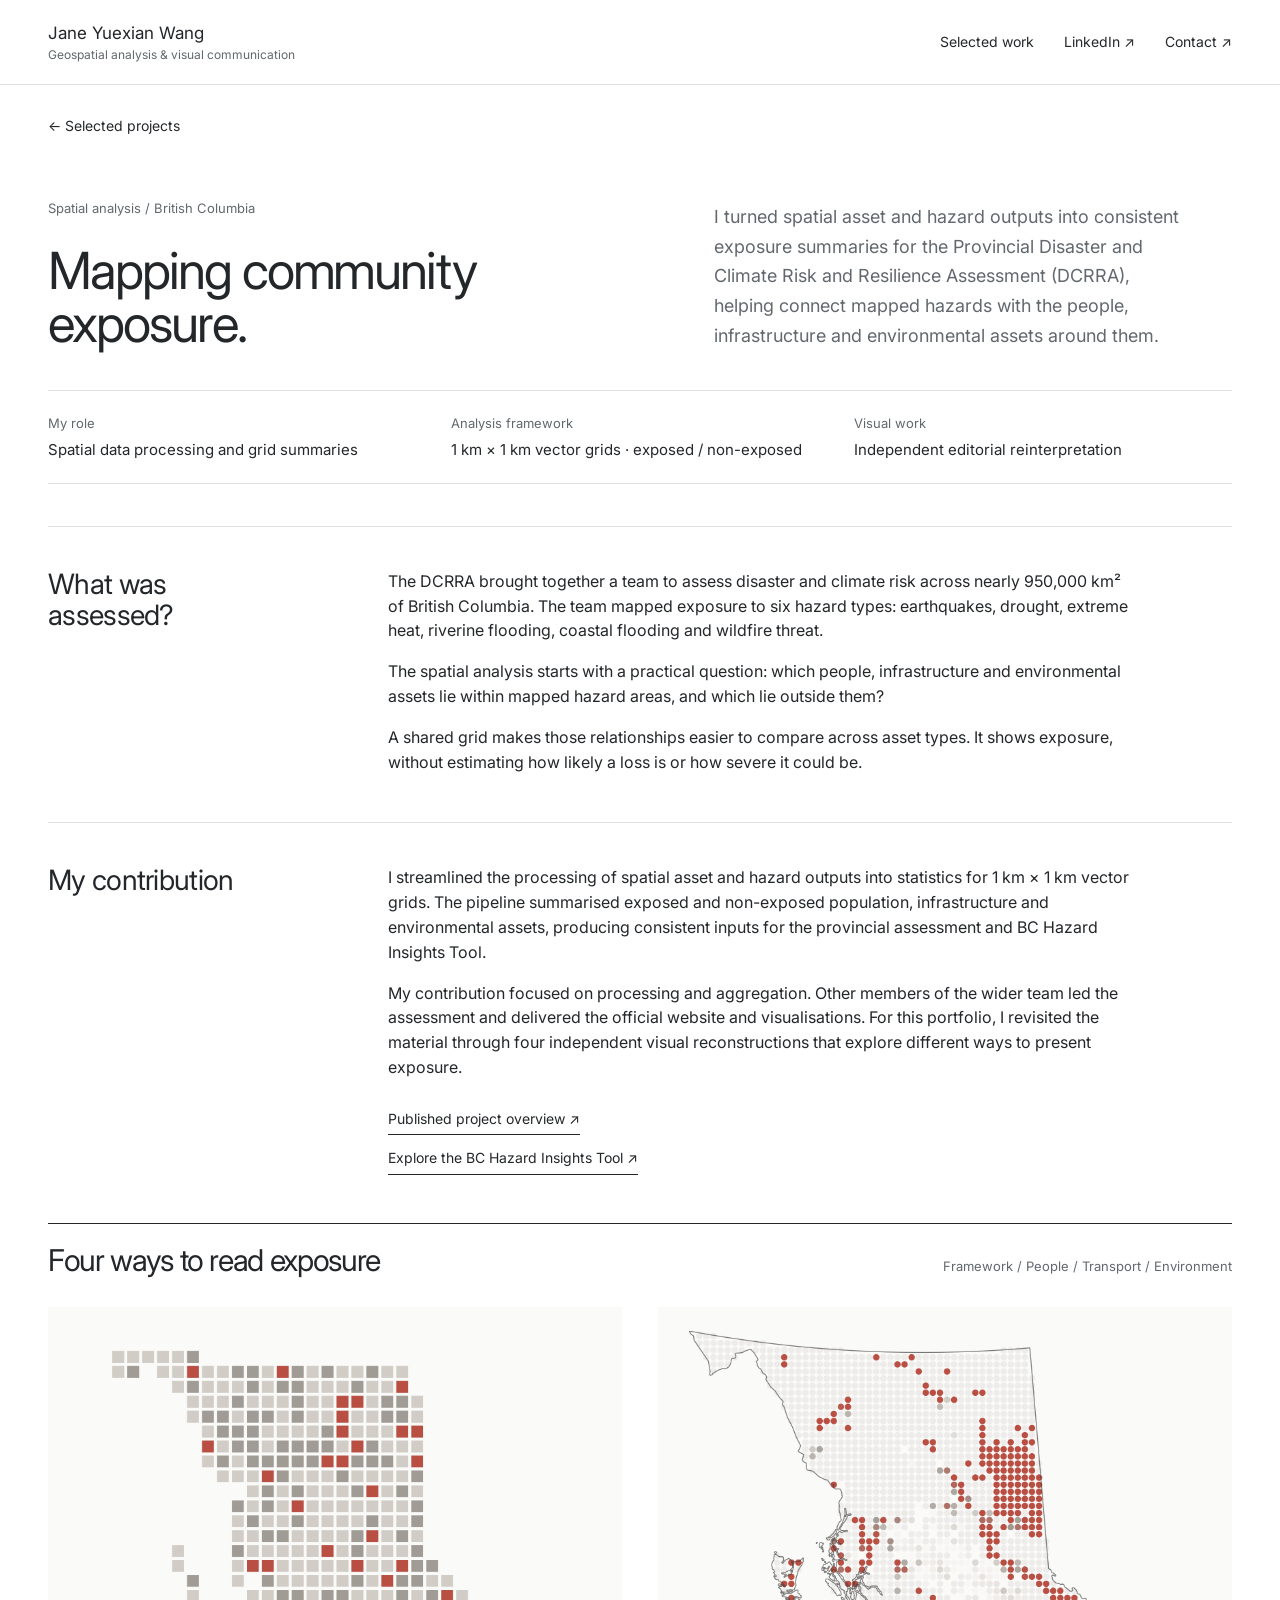
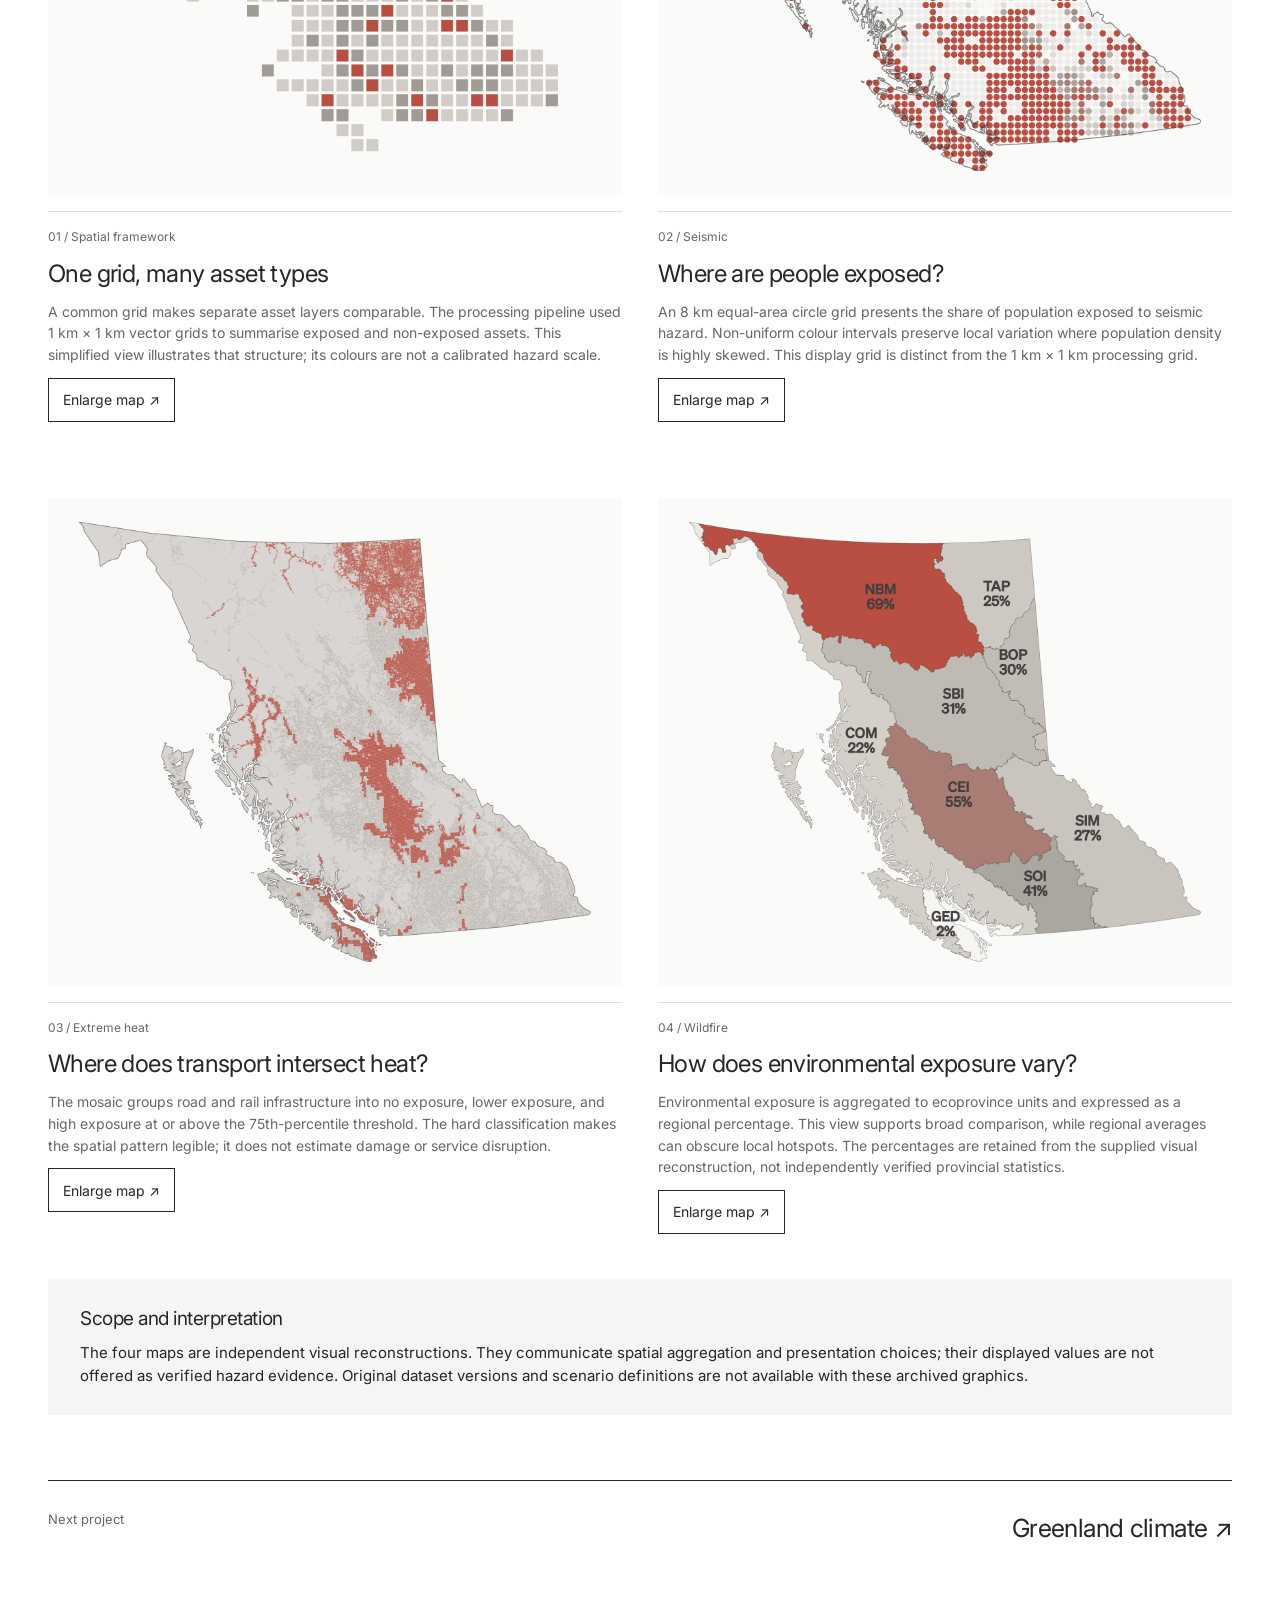
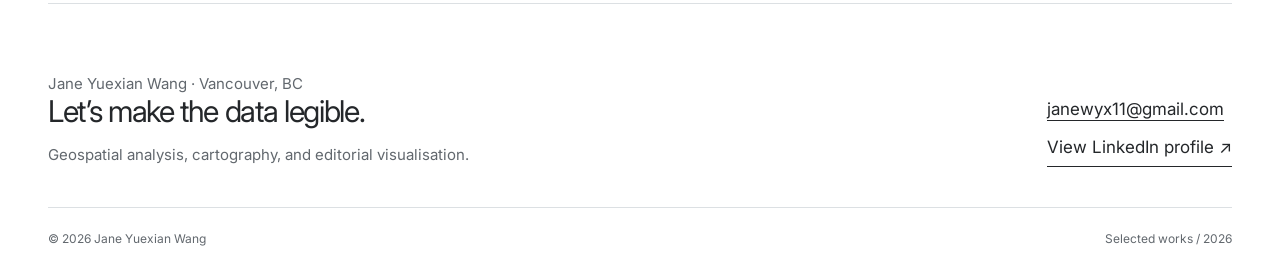
<file: hazards/index.html>
<!doctype html>
<html lang="en">

<head>
    <meta charset="utf-8">
    <meta name="viewport" content="width=device-width,initial-scale=1">
    <title>Mapping community exposure · Jane Wang</title>
    <meta name="description"
        content="Spatial data processing and aggregation for the Provincial Disaster and Climate Risk and Resilience Assessment (DCRRA), using 1 km × 1 km vector grids, with independent portfolio visual reconstructions.">
<link rel="stylesheet" href="../style.css">
    <script src="../site.js" defer></script>
</head>

<body><a class="skip" href="#main">Skip to content</a>
    <header class="site-header">
        <div class="wrap nav"><a class="brand" href="../index.html">Jane Yuexian Wang<small>Geospatial analysis &amp;
                    visual communication</small></a>
            <nav aria-label="Main navigation"><a href="../index.html#work">Selected work</a><a
                    href="https://www.linkedin.com/in/jane-yuexian-wang-b06ab8143/" target="_blank"
                    rel="noopener">LinkedIn ↗</a><a href="mailto:janewyx11@gmail.com">Contact ↗</a></nav>
        </div>
    </header>
    <main id="main" class="wrap"><a class="breadcrumb" href="../index.html#work">← Selected projects</a>
        <section class="case-head">
            <div>
                <p class="eyebrow">Spatial analysis / British Columbia</p>
                <h1>Mapping community<br>exposure.</h1>
            </div>
            <p class="intro">I turned spatial asset and hazard outputs into consistent exposure summaries for the Provincial Disaster and Climate Risk and Resilience Assessment (DCRRA), helping connect mapped hazards with the people, infrastructure and environmental assets around them.</p>
        </section>
        <dl class="facts">
            <div>
                <dt>My role</dt>
                <dd>Spatial data processing and grid summaries</dd>
            </div>
            <div>
                <dt>Analysis framework</dt>
                <dd>1 km × 1 km vector grids · exposed / non-exposed</dd>
            </div>
            <div>
                <dt>Visual work</dt>
                <dd>Independent editorial reinterpretation</dd>
            </div>
        </dl>
        <section class="story">
            <h2>What was<br>assessed?</h2>
            <div>
                <p>The DCRRA brought together a team to assess disaster and climate risk across nearly 950,000 km² of British Columbia. The team mapped exposure to six hazard types: earthquakes, drought, extreme heat, riverine flooding, coastal flooding and wildfire threat.</p>
                <p>The spatial analysis starts with a practical question: which people, infrastructure and environmental assets lie within mapped hazard areas, and which lie outside them?</p>
                <p>A shared grid makes those relationships easier to compare across asset types. It shows exposure, without estimating how likely a loss is or how severe it could be.</p>
            </div>
        </section>
        <section class="story">
            <h2>My contribution</h2>
            <div>
                <p>I streamlined the processing of spatial asset and hazard outputs into statistics for 1 km × 1 km vector grids. The pipeline summarised exposed and non-exposed population, infrastructure and environmental assets, producing consistent inputs for the provincial assessment and BC Hazard Insights Tool.</p>
                <p>My contribution focused on processing and aggregation. Other members of the wider team led the assessment and delivered the official website and visualisations. For this portfolio, I revisited the material through four independent visual reconstructions that explore different ways to present exposure.</p><a class="text-link"
                    href="https://acecbcawards.com/geospatial-analysis-provincial-disaster-and-climate-risk-and-resilience-assessment-dcrra/"
                    target="_blank" rel="noopener">Published project overview ↗</a><br><a class="text-link"
                    href="https://bchazardinsightstool-bcgov03.hub.arcgis.com/" target="_blank" rel="noopener">Explore
                    the BC Hazard Insights Tool ↗</a>
            </div>
        </section>
        <div class="section-head">
            <h2>Four ways to read exposure</h2><span class="label">Framework / People / Transport / Environment</span>
        </div>
        <div class="hazard-gallery">
            <figure class="plate hazard-map">
                <div class="plate-art"><img src="../assets/bc_grid_swiss_minimal.png" alt="One grid, many asset types"
                        loading="lazy"></div>
                <figcaption><span class="label">01 / Spatial framework</span>
                    <h3>One grid, many asset types</h3>
                    <p>A common grid makes separate asset layers comparable. The processing pipeline used 1 km × 1 km vector grids to summarise exposed and non-exposed assets. This simplified view illustrates that structure; its colours are not a calibrated hazard scale.</p><button class="figure-open" type="button" data-figure="../assets/bc_grid_swiss_minimal.svg"
                        data-title="One grid, many asset types">Enlarge map ↗</button>
                </figcaption>
            </figure>
            <figure class="plate hazard-map">
                <div class="plate-art"><img src="../assets/seismic__population.png" alt="Where are people exposed?"
                        loading="lazy"></div>
                <figcaption><span class="label">02 / Seismic</span>
                    <h3>Where are people exposed?</h3>
                    <p>An 8 km equal-area circle grid presents the share of population exposed to seismic hazard.
                        Non-uniform colour intervals preserve local variation where population density is highly skewed.
                        This display grid is distinct from the 1 km × 1 km processing grid.</p><button
                        class="figure-open" type="button" data-figure="../assets/seismic__population.svg"
                        data-title="Where are people exposed?">Enlarge map ↗</button>
                </figcaption>
            </figure>
            <figure class="plate hazard-map">
                <div class="plate-art"><img src="../assets/extreme_heat.png" alt="Where does transport intersect heat?"
                        loading="lazy"></div>
                <figcaption><span class="label">03 / Extreme heat</span>
                    <h3>Where does transport intersect heat?</h3>
                    <p>The mosaic groups road and rail infrastructure into no exposure, lower exposure, and high
                        exposure at or above the 75th-percentile threshold. The hard classification makes the spatial
                        pattern legible; it does not estimate damage or service disruption.</p><button
                        class="figure-open" type="button" data-figure="../assets/extreme_heat.svg"
                        data-title="Where does transport intersect heat?">Enlarge map ↗</button>
                </figcaption>
            </figure>
            <figure class="plate hazard-map">
                <div class="plate-art"><img src="../assets/wildfire_gt6__environmental.png"
                        alt="How does environmental exposure vary?" loading="lazy"></div>
                <figcaption><span class="label">04 / Wildfire</span>
                    <h3>How does environmental exposure vary?</h3>
                    <p>Environmental exposure is aggregated to ecoprovince units and expressed as a regional percentage.
                        This view supports broad comparison, while regional averages can obscure local hotspots. The
                        percentages are retained from the supplied visual reconstruction, not independently verified
                        provincial statistics.</p><button class="figure-open" type="button"
                        data-figure="../assets/wildfire_gt6__environmental.svg"
                        data-title="How does environmental exposure vary?">Enlarge map ↗</button>
                </figcaption>
            </figure>
        </div>
        <aside class="source-note">
            <h3>Scope and interpretation</h3>
            <p>The four maps are independent visual reconstructions. They communicate spatial aggregation and
                presentation choices; their displayed values are not offered as verified hazard evidence. Original
                dataset versions and scenario definitions are not available with these archived graphics.</p>
        </aside><a class="next-project" href="../greenland-climate/index.html"><span class="label">Next
                project</span><span>Greenland climate ↗</span></a>
    </main>
    <footer class="wrap" id="contact">
        <div class="contact">
            <div>
                <p class="eyebrow">Jane Yuexian Wang · Vancouver, BC</p>
                <h2>Let’s make the data legible.</h2>
                <p>Geospatial analysis, cartography, and editorial visualisation.</p>
            </div>
            <div><a href="mailto:janewyx11@gmail.com">janewyx11@gmail.com</a><br><a class="text-link"
                    href="https://www.linkedin.com/in/jane-yuexian-wang-b06ab8143/" target="_blank" rel="noopener">View
                    LinkedIn profile ↗</a></div>
        </div>
        <div class="copyright"><span>© 2026 Jane Yuexian Wang</span><span>Selected works / 2026</span></div>
    </footer>
    <dialog id="figure-viewer" aria-labelledby="viewer-title">
        <div class="viewer-bar">
            <p id="viewer-title">Figure</p><button type="button" id="viewer-close">Close ×</button>
        </div>
        <div class="viewer-body"><img id="viewer-image" alt=""></div>
        <div class="viewer-links"><a id="viewer-original" target="_blank" rel="noopener">Open original SVG ↗</a></div>
    </dialog>
</body>

</html>
</file>
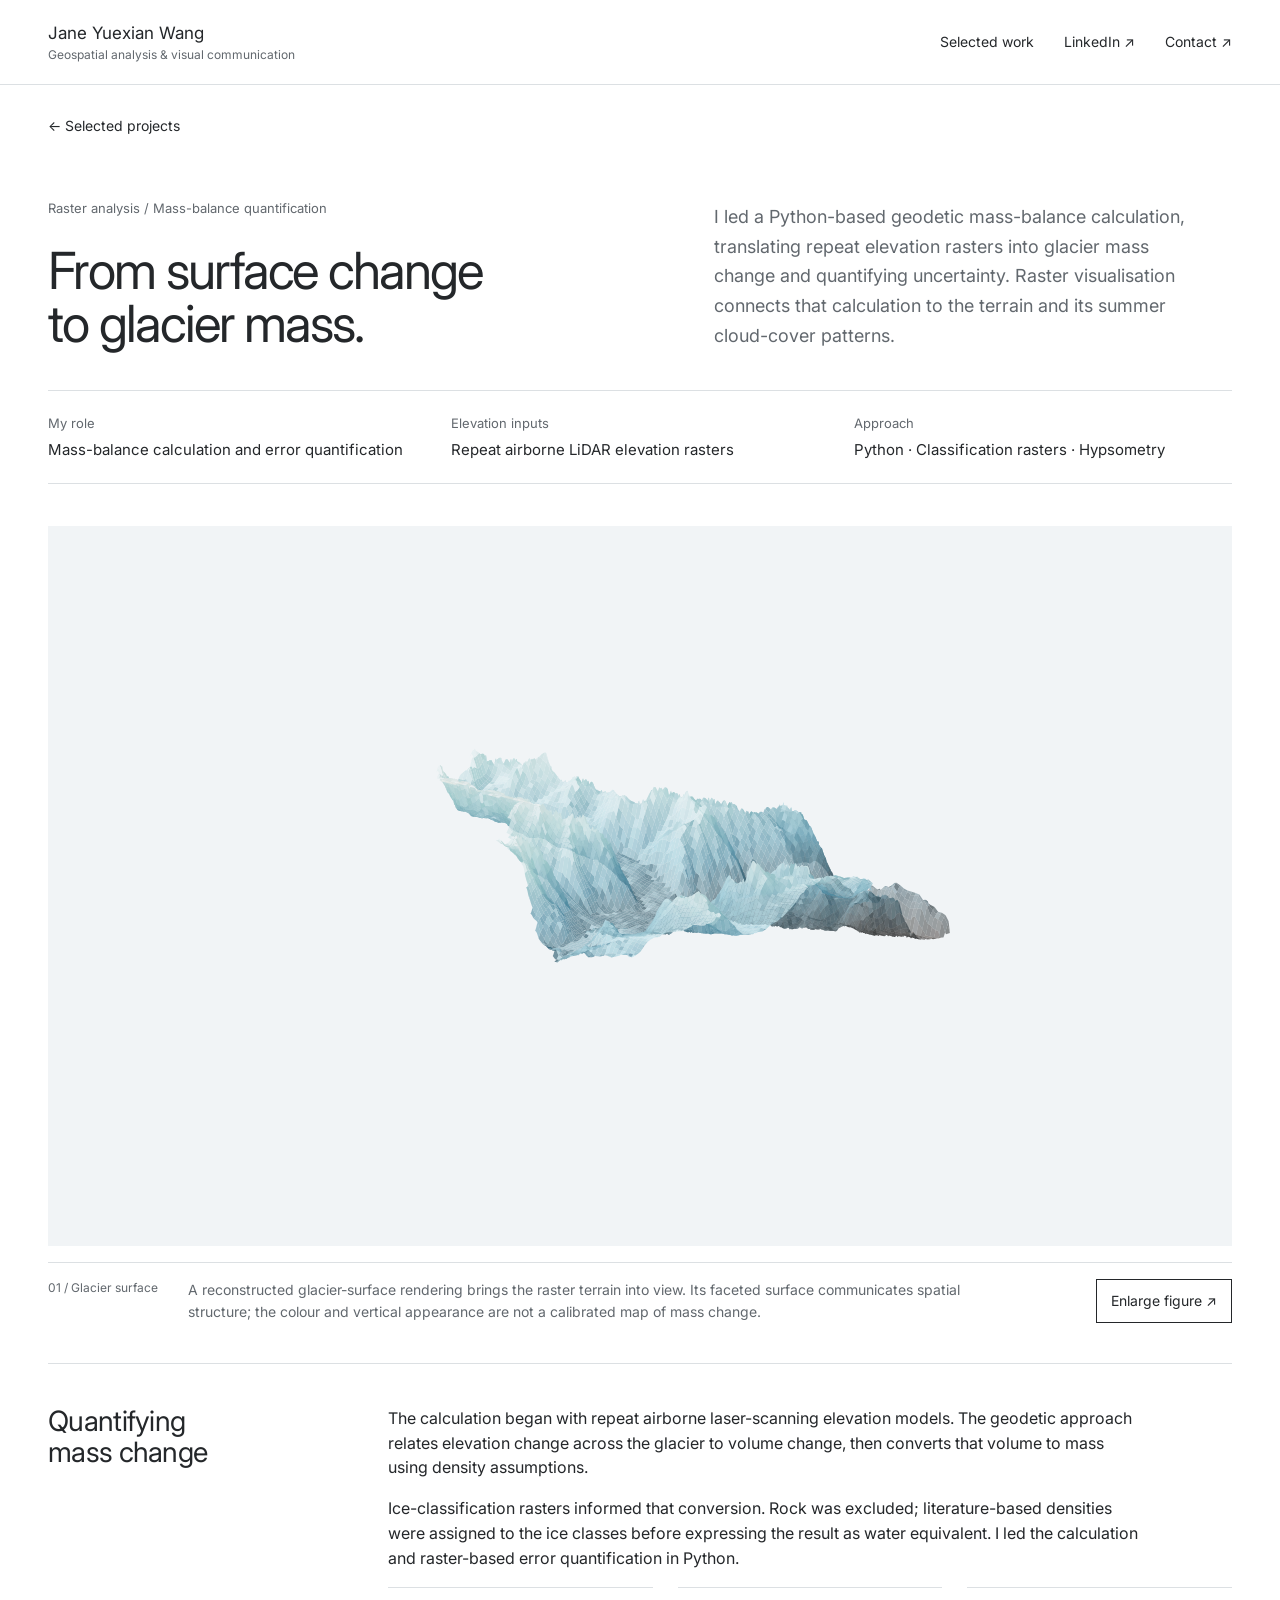
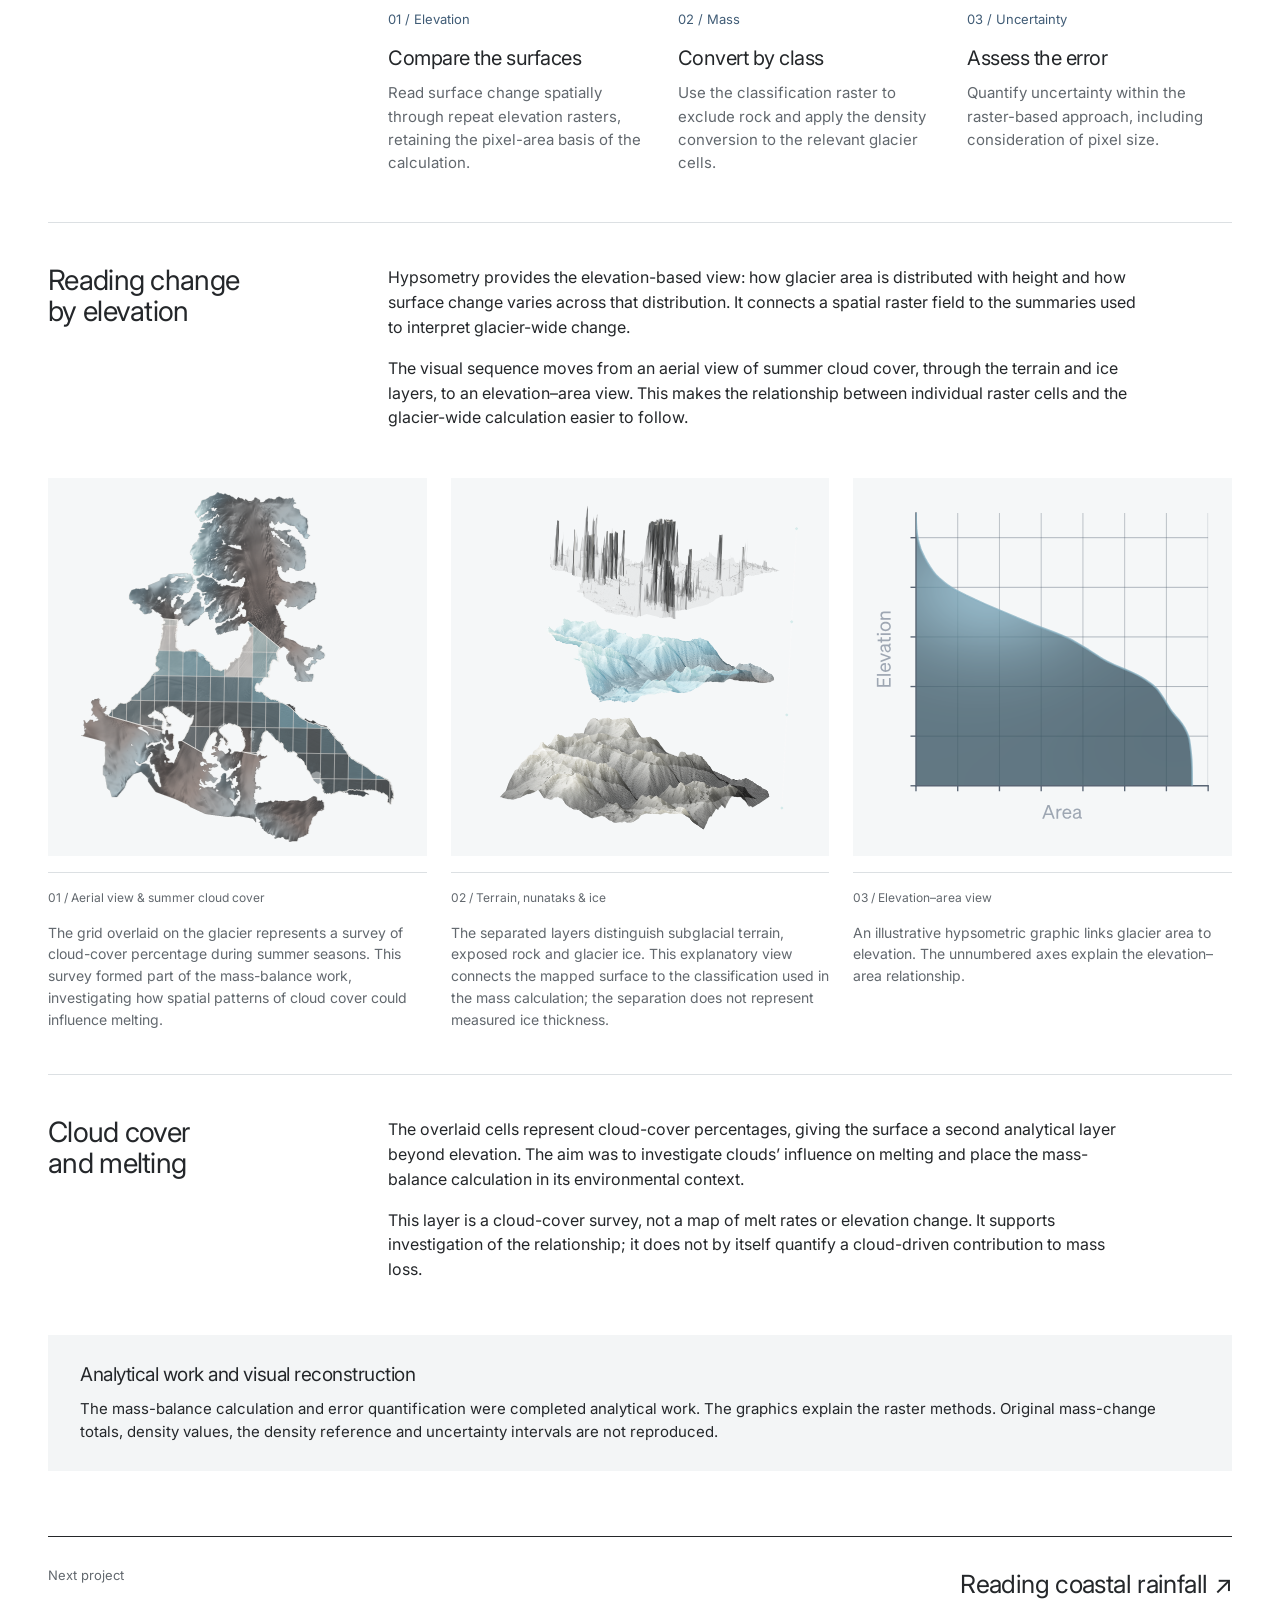
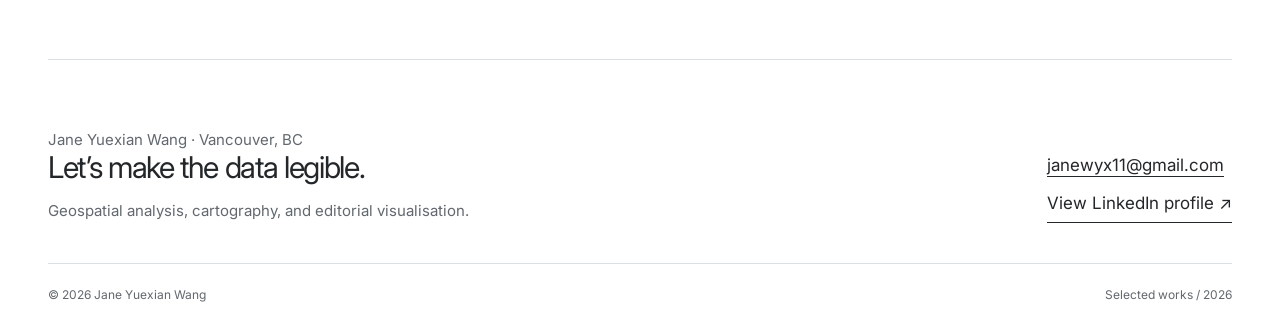
<file: mass-balance/index.html>
<!doctype html>
<html lang="en">

<head>
    <meta charset="utf-8">
    <meta name="viewport" content="width=device-width,initial-scale=1">
    <title>Raster analysis &amp; glacier mass balance · Jane Wang</title>
    <meta name="description"
        content="Geodetic glacier mass balance and error quantification, explained through raster visualisation and layered graphics.">
<link rel="stylesheet" href="../style.css">
    <script src="../site.js" defer></script>
</head>

<body><a class="skip" href="#main">Skip to content</a>
    <header class="site-header">
        <div class="wrap nav"><a class="brand" href="../index.html">Jane Yuexian Wang<small>Geospatial analysis &amp;
                    visual communication</small></a>
            <nav aria-label="Main navigation"><a href="../index.html#work">Selected work</a><a href="https://www.linkedin.com/in/jane-yuexian-wang-b06ab8143/" target="_blank" rel="noopener">LinkedIn ↗</a><a href="mailto:janewyx11@gmail.com">Contact ↗</a></nav>
        </div>
    </header>
    <main id="main" class="wrap"><a class="breadcrumb" href="../index.html#work">← Selected projects</a>
        <section class="case-head">
            <div>
                <p class="eyebrow">Raster analysis / Mass-balance quantification</p>
                <h1>From surface change<br>to glacier mass.</h1>
            </div>
            <p class="intro">I led a Python-based geodetic mass-balance calculation, translating repeat elevation
                rasters into glacier mass change and quantifying uncertainty. Raster visualisation connects that
                calculation to the terrain and its summer cloud-cover patterns.</p>
        </section>
        <dl class="facts">
            <div>
                <dt>My role</dt>
                <dd>Mass-balance calculation and error quantification</dd>
            </div>
            <div>
                <dt>Elevation inputs</dt>
                <dd>Repeat airborne LiDAR elevation rasters</dd>
            </div>
            <div>
                <dt>Approach</dt>
                <dd>Python · Classification rasters · Hypsometry</dd>
            </div>
        </dl>
        <figure class="plate">
            <div class="plate-art cool"><img src="../assets/glacier_surface_layer.svg" alt="01 / Glacier surface"
                    loading="lazy"></div>
            <figcaption><span class="label">01 / Glacier surface</span>
                <p>A reconstructed glacier-surface rendering brings the raster terrain into view. Its faceted surface
                    communicates spatial structure; the colour and vertical appearance are not a calibrated map of mass
                    change.</p><button class="figure-open" data-figure="../assets/glacier_surface_layer.svg"
                    data-title="01 / Glacier surface">Enlarge figure ↗</button>
            </figcaption>
        </figure>
        <section class="story">
            <h2>Quantifying<br>mass change</h2>
            <div>
                <p>The calculation began with repeat airborne laser-scanning elevation models. The geodetic approach
                    relates elevation change across the glacier to volume change, then converts that volume to mass
                    using density assumptions.</p>
                <p>Ice-classification rasters informed that conversion. Rock was excluded; literature-based densities
                    were assigned to the ice classes before expressing the result as water equivalent. I led the
                    calculation and raster-based error quantification in Python.</p>
                <div class="steps">
                    <div class="step"><span class="index">01 / Elevation</span>
                        <h3>Compare the surfaces</h3>
                        <p>Read surface change spatially through repeat elevation rasters, retaining the pixel-area
                            basis of the calculation.</p>
                    </div>
                    <div class="step"><span class="index">02 / Mass</span>
                        <h3>Convert by class</h3>
                        <p>Use the classification raster to exclude rock and apply the density conversion to the
                            relevant glacier cells.</p>
                    </div>
                    <div class="step"><span class="index">03 / Uncertainty</span>
                        <h3>Assess the error</h3>
                        <p>Quantify uncertainty within the raster-based approach, including consideration of pixel size.
                        </p>
                    </div>
                </div>
            </div>
        </section>
        <section class="story">
            <h2>Reading change<br>by elevation</h2>
            <div>
                <p>Hypsometry provides the elevation-based view: how glacier area is distributed with height and how
                    surface change varies across that distribution. It connects a spatial raster field to the summaries
                    used to interpret glacier-wide change.</p>
                <p>The visual sequence moves from an aerial view of summer cloud cover, through the terrain and ice
                    layers, to an elevation–area view. This makes the relationship between individual raster cells and
                    the glacier-wide calculation easier to follow.</p>
            </div>
        </section>
        <div class="mass-sequence">
            <figure class="plate">
                <div class="plate-art cool"><img src="../assets/cloud_frequency_2000_hypsometric_field.svg"
                        alt="01 / Aerial view &amp; summer cloud cover" loading="lazy"></div>
                <figcaption><span class="label">01 / Aerial view &amp; summer cloud cover</span>
                    <p>The grid overlaid on the glacier represents a survey of cloud-cover percentage during summer
                        seasons. This survey formed part of the mass-balance work, investigating how spatial patterns of
                        cloud cover could influence melting.</p>
                </figcaption>
            </figure>
            <figure class="plate">
                <div class="plate-art cool">
                    <svg class="glacier-stack-crop" viewBox="90 160 335 385" role="img" aria-labelledby="glacier-stack-title">
                        <title id="glacier-stack-title">Separated subglacial terrain, nunataks and glacier ice layers</title>
                        <image href="../assets/subglacial_glacier_nunatak_three_layer_stack.svg" width="504" height="720" />
                    </svg>
                </div>
                <figcaption><span class="label">02 / Terrain, nunataks &amp; ice</span>
                    <p>The separated layers distinguish subglacial terrain, exposed rock and glacier ice. This
                        explanatory view connects the mapped surface to the classification used in the mass calculation;
                        the separation does not represent measured ice thickness.</p>
                </figcaption>
            </figure>
            <figure class="plate">
                <div class="plate-art cool"><img src="../assets/glacier-hypsometry.svg" alt="03 / Elevation–area view"
                        loading="lazy"></div>
                <figcaption><span class="label">03 / Elevation–area view</span>
                    <p>An illustrative hypsometric graphic links glacier area to elevation. The unnumbered axes explain
                        the elevation–area relationship.</p>
                </figcaption>
            </figure>
        </div>
        <section class="story">
            <h2>Cloud cover<br>and melting</h2>
            <div>
                <p>The overlaid cells represent cloud-cover percentages, giving the surface a second analytical layer
                    beyond elevation. The aim was to investigate clouds’ influence on melting and place the mass-balance
                    calculation in its environmental context.</p>
                <p>This layer is a cloud-cover survey, not a map of melt rates or elevation change. It supports
                    investigation of the relationship; it does not by itself quantify a cloud-driven contribution to
                    mass loss.</p>
            </div>
        </section>
        <aside class="source-note">
            <h3>Analytical work and visual reconstruction</h3>
            <p>The mass-balance calculation and error quantification were completed analytical work. The graphics
                explain the raster methods. Original mass-change totals, density values, the density reference and
                uncertainty intervals are not reproduced.</p>
        </aside><a class="next-project" href="../rainfall/index.html"><span class="label">Next project</span><span>Reading coastal rainfall ↗</span></a>
    </main>
    <footer class="wrap" id="contact">
        <div class="contact">
            <div>
                <p class="eyebrow">Jane Yuexian Wang · Vancouver, BC</p>
                <h2>Let’s make the data legible.</h2>
                <p>Geospatial analysis, cartography, and editorial visualisation.</p>
            </div>
            <div><a href="mailto:janewyx11@gmail.com">janewyx11@gmail.com</a><br><a class="text-link"
                    href="https://www.linkedin.com/in/jane-yuexian-wang-b06ab8143/" target="_blank" rel="noopener">View
                    LinkedIn profile ↗</a></div>
        </div>
        <div class="copyright"><span>© 2026 Jane Yuexian Wang</span><span>Selected works / 2026</span></div>
    </footer>
    <dialog id="figure-viewer" aria-labelledby="viewer-title">
        <div class="viewer-bar">
            <p id="viewer-title">Figure</p><button type="button" id="viewer-close">Close ×</button>
        </div>
        <div class="viewer-body"><img id="viewer-image" alt=""></div>
        <div class="viewer-links"><a id="viewer-original" target="_blank" rel="noopener">Open original SVG ↗</a></div>
    </dialog>
</body>

</html>
</file>
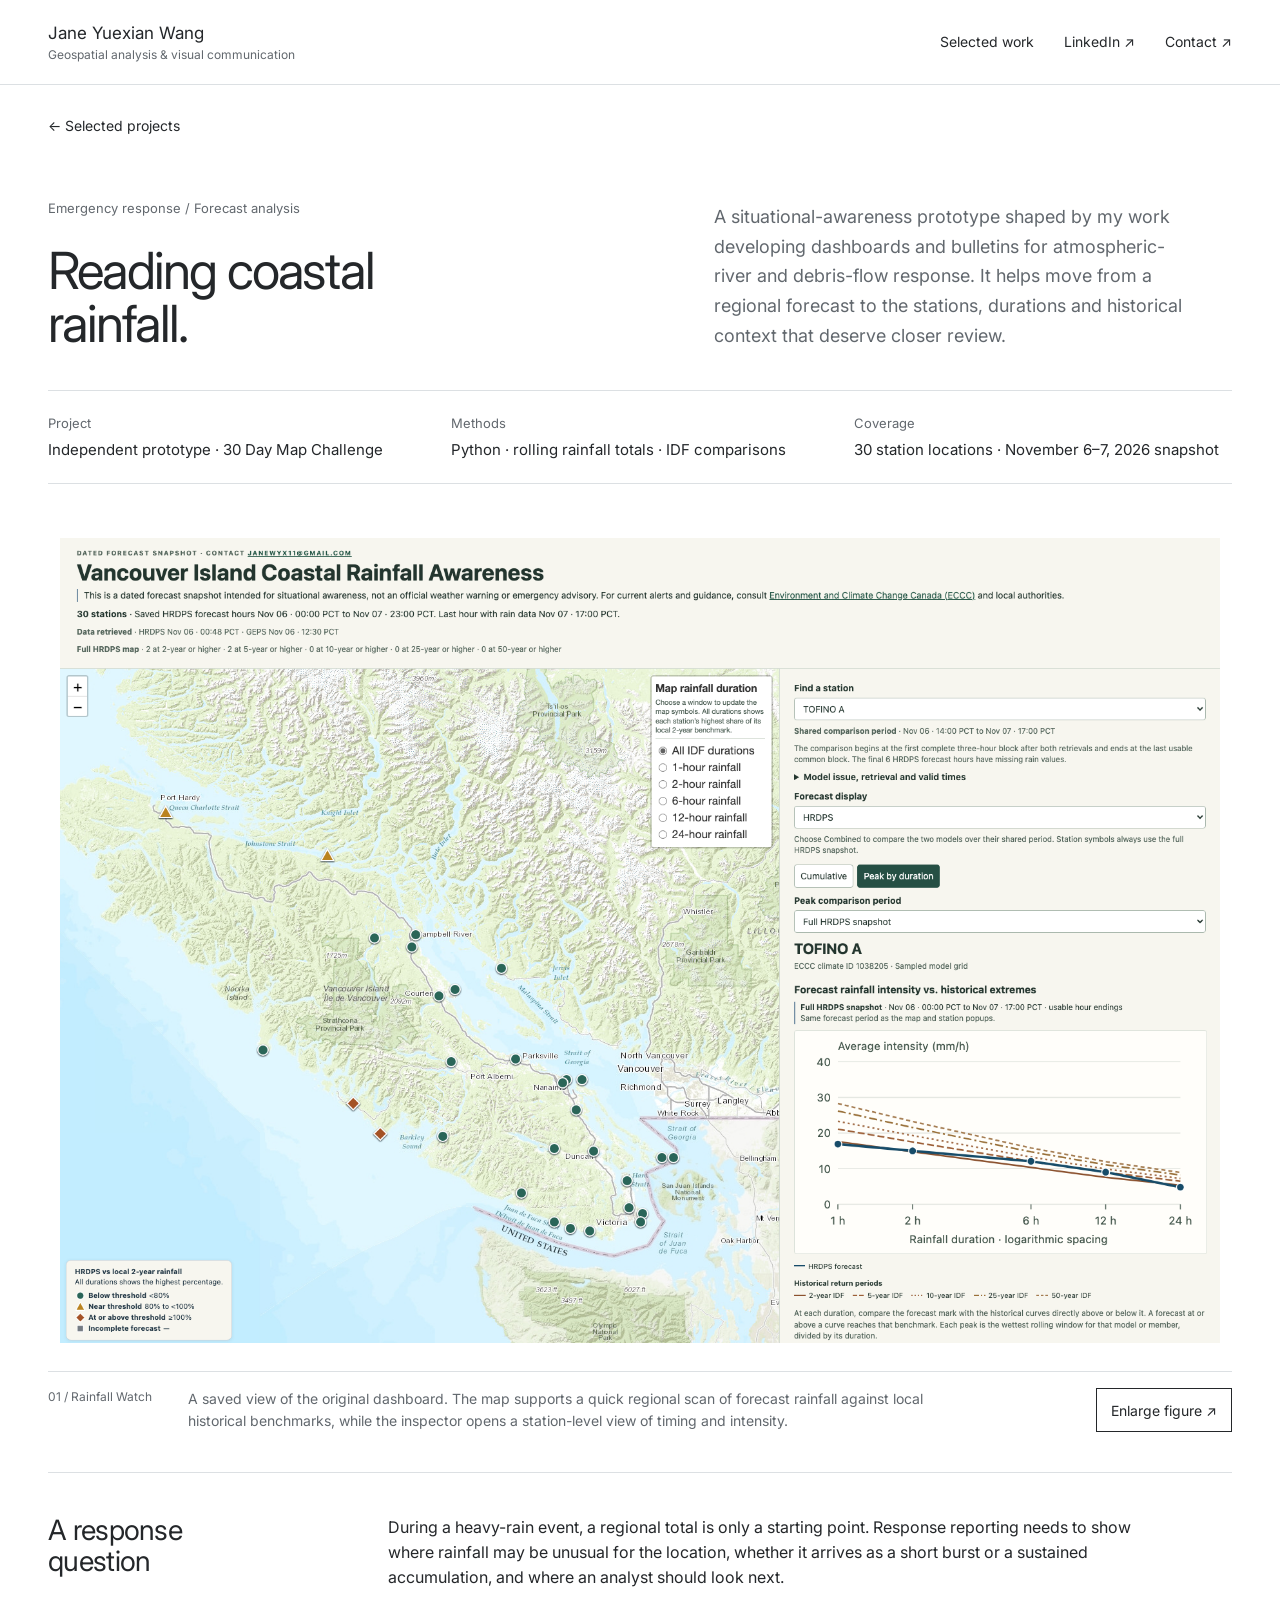
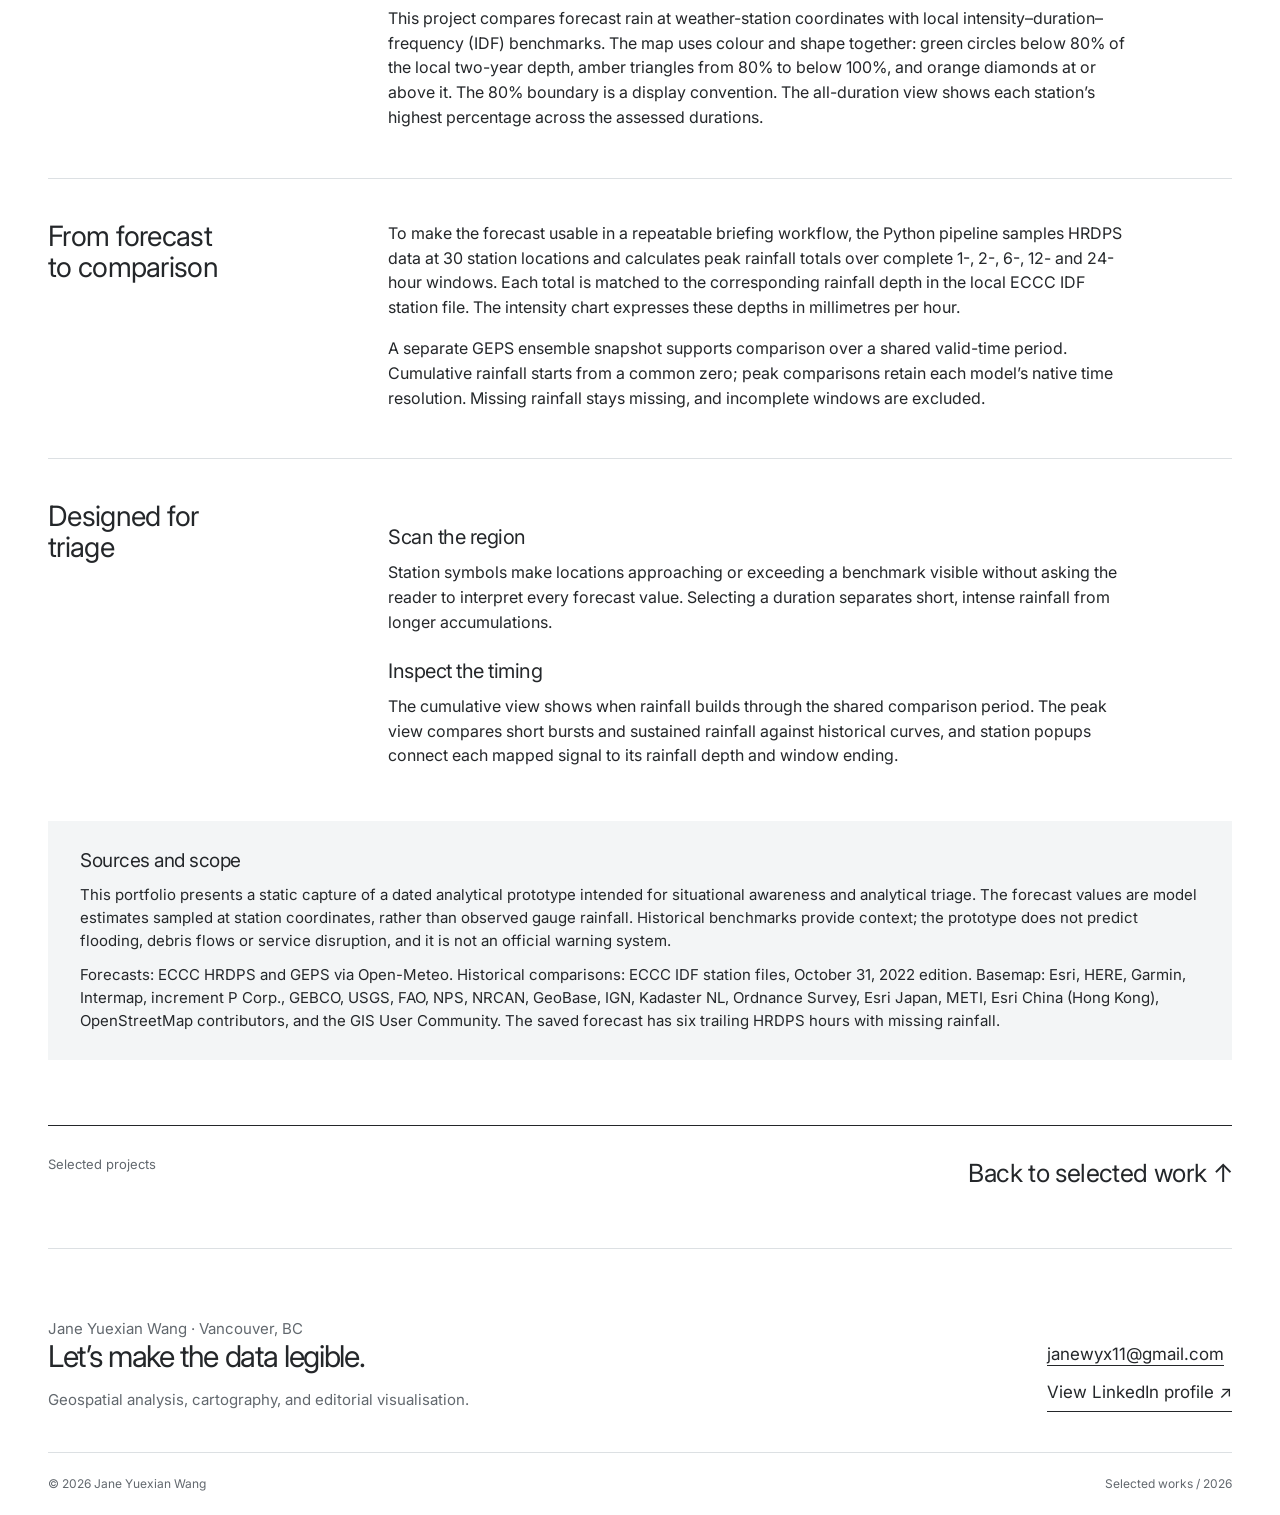
<file: rainfall/index.html>
<!doctype html>
<html lang="en">

<head>
    <meta charset="utf-8">
    <meta name="viewport" content="width=device-width,initial-scale=1">
    <title>Reading coastal rainfall · Jane Wang</title>
    <meta name="description" content="A situational-awareness prototype shaped by emergency-response reporting work, comparing forecast rainfall at 30 Vancouver Island station locations with local historical benchmarks.">
<link rel="stylesheet" href="../style.css">
    <script src="../site.js" defer></script>
</head>

<body><a class="skip" href="#main">Skip to content</a>
    <header class="site-header">
        <div class="wrap nav"><a class="brand" href="../index.html">Jane Yuexian Wang<small>Geospatial analysis &amp;
                    visual communication</small></a>
            <nav aria-label="Main navigation"><a href="../index.html#work">Selected work</a><a
                    href="https://www.linkedin.com/in/jane-yuexian-wang-b06ab8143/" target="_blank"
                    rel="noopener">LinkedIn ↗</a><a href="mailto:janewyx11@gmail.com">Contact ↗</a></nav>
        </div>
    </header>
    <main id="main" class="wrap"><a class="breadcrumb" href="../index.html#work">← Selected projects</a>
        <section class="case-head">
            <div><p class="eyebrow">Emergency response / Forecast analysis</p><h1>Reading coastal<br>rainfall.</h1></div>
            <p class="intro">A situational-awareness prototype shaped by my work developing dashboards and bulletins for atmospheric-river and debris-flow response. It helps move from a regional forecast to the stations, durations and historical context that deserve closer review.</p>
        </section>
        <dl class="facts">
            <div><dt>Project</dt><dd>Independent prototype · 30 Day Map Challenge</dd></div>
            <div><dt>Methods</dt><dd>Python · rolling rainfall totals · IDF comparisons</dd></div>
            <div><dt>Coverage</dt><dd>30 station locations · November 6–7, 2026 snapshot</dd></div>
        </dl>
        <figure class="plate climate-figure">
            <div class="plate-art"><img src="../assets/rainfall/rainfall-overview.png" width="1800" height="1250" alt="Vancouver Island rainfall map with coloured station symbols and a Tofino chart comparing forecast intensity with historical rainfall curves."></div>
            <figcaption><span class="label">01 / Rainfall Watch</span><p>A saved view of the original dashboard. The map supports a quick regional scan of forecast rainfall against local historical benchmarks, while the inspector opens a station-level view of timing and intensity.</p><button class="figure-open" type="button" data-figure="../assets/rainfall/rainfall-overview.png" data-title="Vancouver Island Coastal Rainfall Awareness">Enlarge figure ↗</button></figcaption>
        </figure>
        <section class="story"><h2>A response<br>question</h2><div>
            <p>During a heavy-rain event, a regional total is only a starting point. Response reporting needs to show where rainfall may be unusual for the location, whether it arrives as a short burst or a sustained accumulation, and where an analyst should look next.</p>
            <p>This project compares forecast rain at weather-station coordinates with local intensity–duration–frequency (IDF) benchmarks. The map uses colour and shape together: green circles below 80% of the local two-year depth, amber triangles from 80% to below 100%, and orange diamonds at or above it. The 80% boundary is a display convention. The all-duration view shows each station’s highest percentage across the assessed durations.</p>
        </div></section>
        <section class="story"><h2>From forecast<br>to comparison</h2><div>
            <p>To make the forecast usable in a repeatable briefing workflow, the Python pipeline samples HRDPS data at 30 station locations and calculates peak rainfall totals over complete 1-, 2-, 6-, 12- and 24-hour windows. Each total is matched to the corresponding rainfall depth in the local ECCC IDF station file. The intensity chart expresses these depths in millimetres per hour.</p>
            <p>A separate GEPS ensemble snapshot supports comparison over a shared valid-time period. Cumulative rainfall starts from a common zero; peak comparisons retain each model’s native time resolution. Missing rainfall stays missing, and incomplete windows are excluded.</p>
        </div></section>
        <section class="story"><h2>Designed for<br>triage</h2><div>
            <h3>Scan the region</h3><p>Station symbols make locations approaching or exceeding a benchmark visible without asking the reader to interpret every forecast value. Selecting a duration separates short, intense rainfall from longer accumulations.</p>
            <h3>Inspect the timing</h3><p>The cumulative view shows when rainfall builds through the shared comparison period. The peak view compares short bursts and sustained rainfall against historical curves, and station popups connect each mapped signal to its rainfall depth and window ending.</p>
        </div></section>
        <aside class="source-note"><h3>Sources and scope</h3>
            <p>This portfolio presents a static capture of a dated analytical prototype intended for situational awareness and analytical triage. The forecast values are model estimates sampled at station coordinates, rather than observed gauge rainfall. Historical benchmarks provide context; the prototype does not predict flooding, debris flows or service disruption, and it is not an official warning system.</p>
            <p>Forecasts: ECCC HRDPS and GEPS via Open-Meteo. Historical comparisons: ECCC IDF station files, October 31, 2022 edition. Basemap: Esri, HERE, Garmin, Intermap, increment P Corp., GEBCO, USGS, FAO, NPS, NRCAN, GeoBase, IGN, Kadaster NL, Ordnance Survey, Esri Japan, METI, Esri China (Hong Kong), OpenStreetMap contributors, and the GIS User Community. The saved forecast has six trailing HRDPS hours with missing rainfall.</p>
        </aside>
        <a class="next-project" href="../index.html#work"><span class="label">Selected projects</span><span>Back to selected work ↑</span></a>
    </main>
    <footer class="wrap" id="contact">
        <div class="contact">
            <div>
                <p class="eyebrow">Jane Yuexian Wang · Vancouver, BC</p>
                <h2>Let’s make the data legible.</h2>
                <p>Geospatial analysis, cartography, and editorial visualisation.</p>
            </div>
            <div><a href="mailto:janewyx11@gmail.com">janewyx11@gmail.com</a><br><a class="text-link"
                    href="https://www.linkedin.com/in/jane-yuexian-wang-b06ab8143/" target="_blank" rel="noopener">View
                    LinkedIn profile ↗</a></div>
        </div>
        <div class="copyright"><span>© 2026 Jane Yuexian Wang</span><span>Selected works / 2026</span></div>
    </footer>
    <dialog id="figure-viewer" aria-labelledby="viewer-title">
        <div class="viewer-bar">
            <p id="viewer-title">Figure</p><button type="button" id="viewer-close">Close ×</button>
        </div>
        <div class="viewer-body"><img id="viewer-image" alt=""></div>
        <div class="viewer-links"><a id="viewer-original" target="_blank" rel="noopener">Open full-size figure ↗</a></div>
    </dialog>
</body>

</html>
</file>
<file: style.css>
@font-face{font-family:Inter;src:url("assets/fonts/inter/Inter-Variable.ttf") format("truetype");font-weight:100 900;font-style:normal;font-display:swap}
@font-face{font-family:Inter;src:url("assets/fonts/inter/Inter-Italic-Variable.ttf") format("truetype");font-weight:100 900;font-style:italic;font-display:swap}
:root{--paper:#f8f8f5;--ink:#202322;--muted:#626763;--line:#d8dcd6;--accent:#a6382e;--ice:#dce7e6;--dark:#1c2223}*{box-sizing:border-box}html{scroll-behavior:smooth;scroll-padding-top:100px}body{margin:0;background:var(--paper);color:var(--ink);font-family:Inter,Arial,Helvetica,sans-serif;font-size:17px;line-height:1.6;-webkit-font-smoothing:antialiased}a{color:inherit;text-underline-offset:5px}a:hover{color:var(--accent)}button,a{-webkit-tap-highlight-color:transparent}button{font:inherit}img{display:block;width:100%;height:auto}button:focus-visible,a:focus-visible,summary:focus-visible{outline:3px solid #b64838;outline-offset:5px}::selection{background:#d7e6e4}.wrap{width:min(1320px,calc(100% - 96px));margin:auto}.skip{position:absolute;top:-80px;left:24px;z-index:100;background:white;padding:10px}.skip:focus{top:10px}.site-header{border-bottom:1px solid var(--line)}.nav{min-height:92px;display:flex;justify-content:space-between;align-items:center;gap:24px}.brand{text-decoration:none;font-weight:600;font-size:19px;letter-spacing:-.03em}.brand small{display:block;font-size:12px;font-weight:400;letter-spacing:.08em;text-transform:uppercase;color:var(--muted)}nav{display:flex;gap:30px;font-size:14px}nav a{text-decoration:none}.eyebrow,.index,.label{font-family:ui-monospace,SFMono-Regular,Consolas,monospace;font-size:12px;letter-spacing:.1em;text-transform:uppercase}.eyebrow{color:var(--accent);margin:0 0 26px}.hero{display:grid;grid-template-columns:1.1fr 1fr;gap:50px;align-items:center;padding:60px 0 50px;min-height:650px}h1,h2,h3,p{margin-top:0}h1{font-size:clamp(44px,5.5vw,80px);font-weight:400;line-height:1.04;letter-spacing:-.065em;margin-bottom:28px}h1 em{font-family:Inter,Arial,Helvetica,sans-serif;font-weight:400;letter-spacing:-.055em}h2{font-size:clamp(30px,3.5vw,48px);line-height:1.1;font-weight:400;letter-spacing:-.045em}h3{font-size:25px;font-weight:400;line-height:1.25;letter-spacing:-.025em}.intro{color:var(--muted);max-width:480px;font-size:19px;line-height:1.65}.text-link{font-size:14px;display:inline-block;padding-bottom:5px;text-decoration:none;border-bottom:1px solid currentColor;margin-top:12px}.hero-figure{margin:0;position:relative}.hero-figure img{max-height:470px;object-fit:contain;mix-blend-mode:multiply}.figure-foot{margin-top:20px;display:flex;justify-content:space-between;gap:16px;border-top:1px solid var(--line);padding-top:12px;font-size:12px;color:var(--muted)}.section-head{border-top:1px solid var(--ink);padding-top:20px;display:flex;align-items:baseline;justify-content:space-between;gap:20px;margin-bottom:30px}.section-head h2{font-size:30px;margin:0}.section-head .label{color:var(--muted)}.work-grid{display:grid;grid-template-columns:repeat(3,1fr);gap:26px}.work-card{text-decoration:none;display:block}.work-art{height:310px;overflow:hidden;background:#eceee9;display:flex;align-items:center;justify-content:center;padding:24px;transition:background .2s}.work-art img{height:100%;object-fit:contain;mix-blend-mode:multiply;transition:transform .35s}.work-card:hover .work-art img{transform:scale(1.035)}.work-card:nth-child(2) .work-art{background:#e7eeee}.work-card:nth-child(3) .work-art{background:#eeebef}.work-meta{display:flex;justify-content:space-between;color:var(--muted);font-size:12px;margin:18px 0 12px}.work-card h3{margin-bottom:10px}.work-card p{font-size:15px;color:var(--muted);max-width:350px}.work-card .text-link{margin:0}.work{padding:20px 0 88px}.approach{background:var(--dark);color:#f5f7f4;padding:72px 0}.approach-inner{display:grid;grid-template-columns:1fr 1.15fr;gap:100px}.approach .eyebrow{color:#b7d3d0}.approach h2{max-width:460px}.principle{border-top:1px solid #4b5252;padding:20px 0;display:grid;grid-template-columns:35px 1fr;gap:15px}.principle h3{font-size:20px;margin-bottom:6px}.principle p{color:#c1cac7;font-size:16px;margin:0}.principle .index{color:#a8c8c4}.archive-note{font-size:14px;color:var(--muted);max-width:760px;padding:36px 0;margin:0}.contact{padding:68px 0 40px;border-top:1px solid var(--line);display:flex;justify-content:space-between;align-items:flex-end;gap:40px}.contact h2{font-size:40px;margin:0 0 15px}.contact p{color:var(--muted);margin-bottom:0;font-size:15px}.contact a{font-size:20px}.copyright{border-top:1px solid var(--line);display:flex;justify-content:space-between;gap:20px;padding:22px 0;font-size:12px;color:var(--muted)}.breadcrumb{display:inline-block;font-size:14px;margin-top:30px;text-decoration:none}.case-head{padding:60px 0 40px;display:grid;grid-template-columns:1.15fr 1fr;gap:70px;align-items:end}.case-head h1{font-size:clamp(46px,5vw,70px);margin-bottom:0}.case-head .intro{margin-bottom:0}.facts{display:grid;grid-template-columns:repeat(3,1fr);gap:25px;border-top:1px solid var(--line);border-bottom:1px solid var(--line);padding:22px 0;margin:0 0 42px}.facts dt{font-size:12px;color:var(--muted);text-transform:uppercase;letter-spacing:.08em;margin-bottom:4px}.facts dd{margin:0;font-size:15px}.plate{margin:0 0 40px}.plate-art{background:#efefeb;min-height:200px;padding:35px;position:relative}.plate-art img{max-height:650px;object-fit:contain;mix-blend-mode:multiply}.plate-art.cool{background:#e8eeec}.plate-art.ink{background:#eae8ed}.plate figcaption{display:grid;grid-template-columns:120px 1fr auto;gap:20px;border-top:1px solid var(--line);padding-top:16px;margin-top:16px;font-size:14px;color:var(--muted)}.plate figcaption p{max-width:780px;margin:0}.plate figcaption .label{font-size:12px}.figure-open{border:0;border-bottom:1px solid currentColor;padding:0 0 4px;background:none;color:var(--ink);font-size:14px;white-space:nowrap;cursor:pointer;height:fit-content}.story{display:grid;grid-template-columns:260px 1fr;gap:80px;padding:42px 0 48px;border-top:1px solid var(--line)}.story h2{font-size:30px}.story h3{font-size:20px;margin:24px 0 10px}.story p{max-width:750px}.story p:last-child{margin-bottom:0}.steps{display:grid;grid-template-columns:repeat(3,1fr);gap:25px}.step{border-top:1px solid var(--line);padding-top:18px}.step .index{color:var(--accent)}.step h3{margin-top:16px}.step p{font-size:15px;color:var(--muted)}.two-plates{display:grid;grid-template-columns:1fr 1fr;gap:30px}.two-plates .plate-art img{height:420px}.two-plates .plate figcaption{grid-template-columns:1fr auto}.two-plates .label{display:none}.source-note{background:#e9ede7;padding:28px 32px;font-size:15px;margin:5px 0 65px}.source-note h3{font-size:19px;margin:0 0 10px}.source-note p{margin-bottom:10px}.source-note p:last-child{margin:0}.next-project{display:flex;justify-content:space-between;gap:30px;border-top:1px solid var(--ink);padding:28px 0 55px;text-decoration:none}.next-project span:last-child{font-size:25px;letter-spacing:-.025em}dialog{width:min(1400px,96vw);max-width:96vw;height:92vh;max-height:92vh;border:1px solid var(--line);padding:0;background:var(--paper);color:var(--ink)}dialog::backdrop{background:#111b;backdrop-filter:blur(5px)}.viewer-bar{display:flex;justify-content:space-between;align-items:center;gap:20px;padding:16px 24px;border-bottom:1px solid var(--line)}.viewer-bar p{margin:0;font-size:15px}.viewer-bar button{border:1px solid var(--ink);background:transparent;padding:7px 14px;cursor:pointer;font-size:14px}.viewer-body{height:calc(100% - 130px);overflow:auto;padding:20px;background:#f8f8f5}.viewer-body img{height:100%;width:100%;object-fit:contain}.viewer-links{padding:10px 24px;font-size:14px}.viewer-links a{margin-right:20px}
@media(min-width:1600px){.hero{min-height:730px}}@media(max-width:1000px){.wrap{width:calc(100% - 48px)}.hero{gap:25px;min-height:580px}.work-art{height:240px;padding:14px}.approach-inner{gap:50px}.case-head{gap:35px}.story{grid-template-columns:200px 1fr;gap:35px}.plate figcaption{grid-template-columns:90px 1fr auto}.steps{gap:15px}.two-plates .plate-art img{height:320px}}@media(max-width:700px){.wrap{width:calc(100% - 40px)}.nav{min-height:96px;align-items:flex-start;padding:20px 0;gap:15px}.brand{font-size:17px}.brand small{font-size:10px;margin-top:4px}nav{gap:13px;font-size:13px;padding-top:3px}nav a:first-child{display:none}.hero{grid-template-columns:1fr;padding:45px 0 38px;gap:30px}.hero h1{font-size:54px}.hero-figure img{max-height:360px}.intro{font-size:18px}.work-grid{grid-template-columns:1fr;gap:36px}.work-art{height:340px;padding:22px}.work-card p{max-width:none}.work{padding-bottom:55px}.section-head{align-items:flex-start}.section-head .label{max-width:120px;font-size:11px;text-align:right}.approach{padding:48px 0}.approach-inner{grid-template-columns:1fr;gap:22px}.contact{display:block;padding:40px 0 30px}.contact a{display:inline-block;margin-top:20px;font-size:18px}.case-head{grid-template-columns:1fr;padding-top:36px;gap:22px}.case-head h1{font-size:49px}.facts{grid-template-columns:1fr;gap:16px}.facts div{display:grid;grid-template-columns:95px 1fr;gap:16px}.facts dt{margin:0}.story{grid-template-columns:1fr;gap:10px;padding:30px 0}.story h2{font-size:28px}.steps{grid-template-columns:1fr}.step h3{margin-top:7px}.two-plates{grid-template-columns:1fr;gap:0}.plate-art{padding:18px}.plate-art img{max-height:480px}.plate figcaption{grid-template-columns:1fr auto;gap:12px}.plate figcaption .label{grid-column:1/-1}.two-plates .plate-art img{height:auto;max-height:450px}.source-note{padding:22px;margin-bottom:38px}.next-project{display:block}.next-project span{display:block}.next-project span:last-child{margin-top:10px}.copyright{font-size:11px}.viewer-bar{padding:12px}.viewer-links{padding:10px 12px}.viewer-body{padding:8px}.viewer-links a{font-size:12px}}
@media(prefers-reduced-motion:reduce){html{scroll-behavior:auto}*{transition:none!important}}@media print{nav,.figure-open,.next-project,dialog,.skip{display:none!important}.wrap{width:100%}.hero,.case-head{min-height:0;padding:20px 0}.plate,.story{break-inside:avoid}.approach{background:white;color:black}.approach p{color:black}.work-art{height:220px}}

.resume-link{margin-left:22px}.skills-line{display:flex;gap:30px;align-items:baseline;padding-top:34px}.skills-line p{font-size:15px;margin:0;color:var(--muted)}@media(max-width:700px){.skills-line{display:block}.skills-line p{margin-top:12px}.resume-link{margin-left:16px}}

.supporting-work{border-top:1px solid var(--line);padding-top:24px;margin:35px 0 0;display:flex;gap:24px;font-size:15px;align-items:baseline}@media(max-width:700px){.supporting-work{display:block}.supporting-work a{display:block;margin-top:8px}}

h1,h2{font-weight:300}h1 em{font-weight:400}.brand{font-weight:500}

.work-grid{grid-template-columns:repeat(2,minmax(0,1fr));gap:44px 30px}.work-art{height:340px}.climate-type{flex-direction:column;align-items:flex-start;justify-content:space-between;background:#e3ecee;padding:30px}.climate-type strong{font-size:68px;line-height:1;font-weight:300;letter-spacing:-.06em}.climate-type em{font-weight:400}.data-table-wrap{overflow-x:auto;margin-bottom:24px}.data-table{width:100%;border-collapse:collapse;font-size:15px;text-align:left}.data-table th,.data-table td{padding:16px 12px;vertical-align:top;border-bottom:1px solid var(--line)}.data-table thead th{font-size:12px;text-transform:uppercase;letter-spacing:.07em;border-top:1px solid var(--ink)}.data-table th{font-weight:500}.data-table tbody th{min-width:120px}.references{padding-left:22px;margin:0}.references li{margin:0 0 24px;padding-left:7px}.references a{font-size:16px}.references p{font-size:14px;color:var(--muted);margin-top:8px}.reference-intro{font-size:15px}.climate-figure .plate-art{background:#fff;padding:12px}.climate-figure .plate-art img{max-height:none;mix-blend-mode:normal}.climate-art img{object-fit:contain;mix-blend-mode:normal}.climate-art{background:#fff!important;padding:10px}
@media(max-width:700px){.work-grid{grid-template-columns:1fr;gap:36px}.work-art{height:320px}.climate-type strong{font-size:64px}.data-table{min-width:560px}}
/* Restrained Swiss typography shared by the index and project pages. */
:root{--paper:#fff;--ink:#24272a;--muted:#62686e;--line:#dce0e3;--accent:#405c76}
body{font-size:16px;line-height:1.55;font-synthesis:none}h1,h2,h3,h4,strong,b,th,.brand,h1 em{font-weight:400}em{font-style:normal}.eyebrow,.index,.label{font-family:inherit;font-size:13px;letter-spacing:0;text-transform:none;color:var(--muted)}
.wrap{width:min(1400px,calc(100% - 96px))}.nav{min-height:84px}.brand{font-size:17px;letter-spacing:0}.brand small{letter-spacing:0;text-transform:none}nav a{padding:12px 0}a:hover{color:var(--accent)}a:focus-visible,button:focus-visible{outline:2px solid var(--accent);outline-offset:5px}.intro{font-size:18px}.case-head h1{font-size:clamp(38px,4vw,60px);letter-spacing:-.04em}.case-head h1 em{letter-spacing:inherit}.facts dt{text-transform:none;letter-spacing:0;font-size:13px}.story h2{font-size:28px;letter-spacing:-.025em}.source-note{background:#f3f5f6}.plate-art.cool{background:#f1f4f6}.figure-open{padding:10px 14px;border:1px solid var(--ink);min-height:44px}.contact h2{font-size:30px}.contact a{font-size:17px}.data-table thead th{text-transform:none;letter-spacing:0;font-size:14px}
.portfolio-grid{display:grid;grid-template-columns: minmax(0,1fr) minmax(0,1.35fr);gap:80px;align-items:start;padding-top:48px;padding-bottom:72px}.profile{position:sticky;top:40px;max-width:390px}.profile .label{margin-bottom:24px}.profile h1{font-size:clamp(38px,3.6vw,54px);line-height:1.08;letter-spacing:-.045em;margin:0 0 28px}.profile-intro{font-size:19px;line-height:1.5;margin-bottom:0}.profile-background{margin-top:52px;scroll-margin-top:30px}.profile-background .label{margin-bottom:12px}.profile-background p:not(.label){font-size:15px}.profile-tools{color:var(--muted);margin-top:20px}.profile-contact{margin-top:42px;font-size:14px}.profile-contact p{margin-bottom:4px}.profile-contact a{display:inline-block;padding:8px 0}.project-list{border-left:1px solid var(--line);padding-left:40px;min-width:0;scroll-margin-top:24px}.project-list-head{display:flex;justify-content:space-between;align-items:baseline;padding-bottom:20px;border-bottom:1px solid var(--ink);gap:16px}.project-list-head h2{font-size:18px;letter-spacing:0;margin:0}.project-list-head span{font-size:13px;color:var(--muted)}.project{padding:24px 0 36px;border-bottom:1px solid var(--line);margin-bottom:12px}.project-meta{font-size:13px;color:var(--muted);margin-bottom:18px}.project-image{display:block;height:280px;background:#f5f6f7;overflow:hidden;padding:18px}.project-image img{height:100%;object-fit:contain}.project-copy h3{font-size:27px;letter-spacing:-.025em;line-height:1.2;margin:24px 0 12px}.project-copy p{max-width:510px;font-size:16px;color:var(--muted);margin-bottom:20px}.project-button{display:inline-flex;align-items:center;justify-content:space-between;gap:38px;min-height:46px;border:1px solid var(--ink);padding:10px 16px;text-decoration:none;font-size:14px;background:white}.project-button:hover{background:var(--ink);color:white}.project-note{font-size:12px;color:var(--muted);margin:18px 0 0}.portfolio-disclosure{font-size:13px;color:var(--muted);margin:28px 0 0;max-width:510px}.portfolio .copyright{font-size:13px}
@media(max-width:1050px){.portfolio-grid{gap:36px;grid-template-columns:1fr 1.3fr}.project-list{padding-left:28px}.wrap{width:calc(100% - 48px)}.profile-intro{font-size:17px}.project-image{height:235px}}
@media(max-width:760px){.wrap{width:calc(100% - 40px)}.nav{min-height:76px;align-items:center;padding:12px 0}.portfolio nav{gap:16px;font-size:13px}.portfolio nav a:first-child{display:inline}.portfolio-grid{display:block;padding-top:36px;padding-bottom:40px}.profile{position:static;max-width:520px;margin-bottom:48px}.profile h1{font-size:44px}.profile .label{margin-bottom:18px}.profile-background{margin-top:30px}.profile-contact{margin-top:24px}.project-list{border-left:0;padding-left:0}.project-image{height:270px}.project-copy h3{font-size:26px}.project-button{min-width:160px}.case-head h1{font-size:42px}.plate figcaption{grid-template-columns:1fr}.figure-open{justify-self:start}.brand small{max-width:160px}.portfolio .brand{white-space:nowrap}.portfolio nav a{font-size:12px}.portfolio nav{gap:12px}}
@media(prefers-reduced-motion:reduce){html{scroll-behavior:auto}}
@media print{.profile{position:static}.portfolio-grid{display:block}.project-list{border:0;padding:0}.project{break-inside:avoid}.project-button{display:none}}

/* More space for selected work; compact, persistent background. */
@media(min-width:761px){.portfolio-grid{grid-template-columns:minmax(230px,.65fr) minmax(0,1.65fr);gap:48px}.profile{max-width:300px}.profile h1{font-size:clamp(34px,3vw,44px)}.profile-intro{font-size:17px}.project-list{padding-left:40px}.project-image{height:340px}.project-copy p{max-width:660px}}
.hazard-gallery{display:grid;grid-template-columns:repeat(2,minmax(0,1fr));gap:36px}.hazard-map .plate-art{background:#fafaf9;padding:24px}.hazard-map .plate-art img{height:440px;object-fit:contain;mix-blend-mode:normal}.hazard-map figcaption{display:flex;flex-direction:column;gap:12px}.hazard-map figcaption h3{font-size:24px;color:var(--ink);margin:0}.hazard-map .figure-open{align-self:flex-start}.hazard-stats{display:grid;grid-template-columns:repeat(2,1fr);gap:24px;margin:28px 0}.hazard-stats>div{border-top:1px solid var(--line);padding-top:14px}.hazard-stats span{font-size:32px;letter-spacing:-.03em}.hazard-stats p{font-size:14px;color:var(--muted);margin:4px 0 0}
@media(max-width:1000px) and (min-width:761px){.portfolio-grid{grid-template-columns:230px minmax(0,1fr);gap:28px}.project-list{padding-left:24px}.project-image{height:280px}.hazard-map .plate-art img{height:320px}}
@media(max-width:760px){.hazard-gallery{grid-template-columns:1fr;gap:16px}.hazard-map .plate-art img{height:auto;max-height:480px}.hazard-stats span{font-size:28px}}

/* Archived cards stay editable but are omitted from this application edition. */
[hidden]{display:none!important}

.mass-sequence{display:grid;grid-template-columns:repeat(3,minmax(0,1fr));gap:24px;margin-bottom:28px}.mass-sequence .plate-art{padding:14px;background:#f5f7f8}.mass-sequence .plate-art img{height:350px;object-fit:contain;mix-blend-mode:normal}.mass-sequence figcaption{display:flex;flex-direction:column;gap:14px}.mass-sequence .figure-open{align-self:flex-start}.mass-sequence .plate{margin-bottom:16px}
@media(max-width:1000px){.mass-sequence{gap:16px}.mass-sequence .plate-art img{height:260px}}
@media(max-width:760px){.mass-sequence{grid-template-columns:1fr;gap:28px}.mass-sequence .plate-art img{height:auto;max-height:440px}}

/* Keep scientific captions with multiple paragraphs in one reading column. */
@media(min-width:761px){
  .climate-figure figcaption{grid-template-columns:120px minmax(0,1fr) auto}
  .climate-figure figcaption>.label{grid-column:1;grid-row:1}
  .climate-figure figcaption>p{grid-column:2}
  .climate-figure figcaption>.figure-open{grid-column:3;grid-row:1}
}

/* Crop only the stack's surrounding whitespace, keeping its source geometry intact. */
.mass-sequence .glacier-stack-crop{display:block;width:100%;height:350px}
@media(max-width:1000px){.mass-sequence .glacier-stack-crop{height:260px}}
@media(max-width:760px){.mass-sequence .glacier-stack-crop{height:auto;max-height:440px;aspect-ratio:335 / 385}}

/* Profile: two type sizes and a consistent spacing rhythm. */
.profile{font-size:16px;line-height:1.6}
.profile h1{font-size:40px;line-height:1.1;letter-spacing:-.04em;margin:0 0 24px}
.profile p,.profile .label,.profile .profile-intro,.profile-background p:not(.label),.profile-contact,.profile-contact a{font-size:inherit;line-height:inherit}
.profile .label{margin-bottom:16px}
.profile-intro{margin-bottom:0}
.profile-background{margin-top:32px}
.profile-background .label{margin-bottom:12px}
.profile-background p:not(.label){margin-bottom:0}
.profile-tools{margin-top:16px}
.profile-contact{margin-top:32px}
.profile-contact p{margin-bottom:4px}
.profile-contact a{padding:4px 0}

/* Keep the same navigation available on home and project pages. */
@media(max-width:760px){
  .site-header .nav{flex-wrap:wrap}
  .site-header nav{gap:12px;font-size:12px}
  .site-header nav a:first-child{display:inline}
}

/* Match the profile separator and project navigation to the neutral palette. */
.profile-divider{border:0;border-top:1px solid var(--line);margin:0 0 36px;width:100%}
.breadcrumb,.breadcrumb:visited,.next-project,.next-project:visited{color:var(--ink);text-decoration:none}
a:hover,.breadcrumb:hover,.breadcrumb:focus-visible,.next-project:hover,.next-project:focus-visible{color:#176f69}
.breadcrumb:hover,.breadcrumb:focus-visible,
.next-project:hover,.next-project:focus-visible,
.next-project:hover span,.next-project:focus-visible span{text-decoration:none}
</file>
